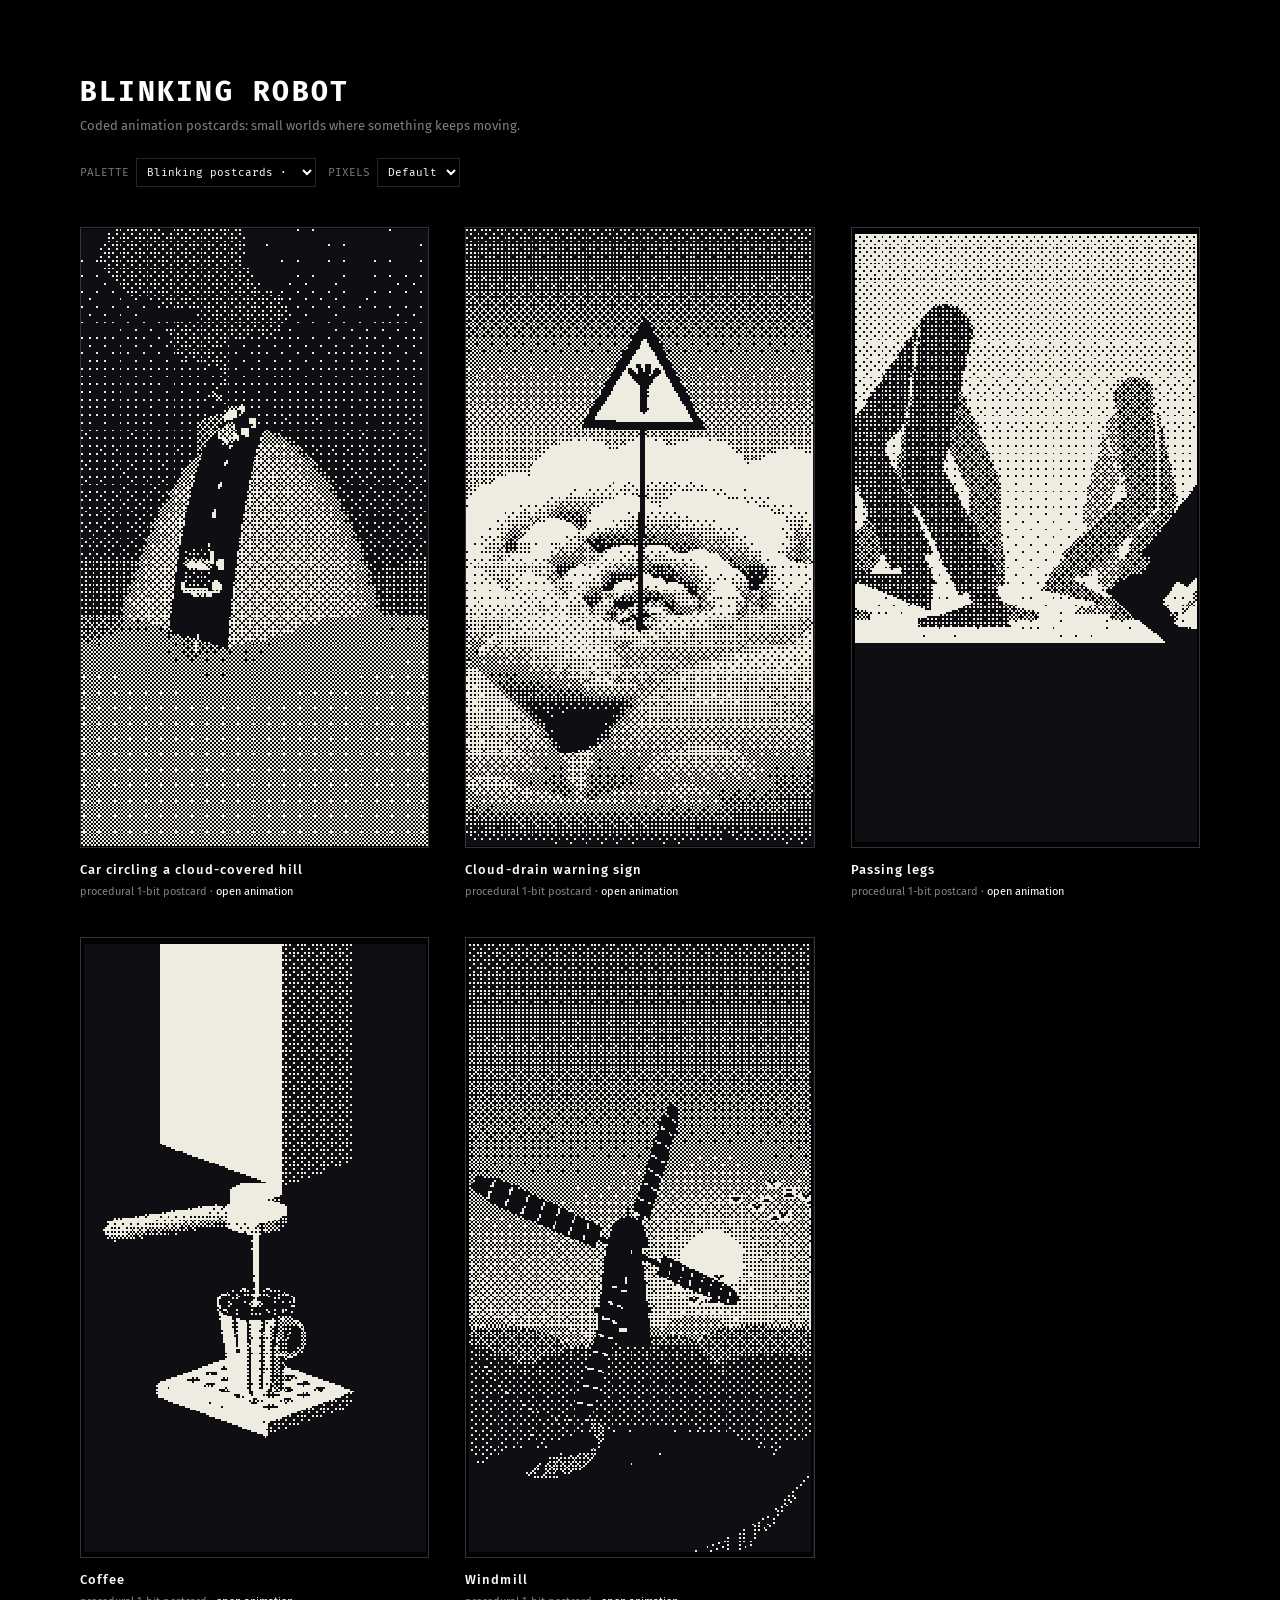
<file: gallery/index.html>
<!doctype html>
<html lang="en">
<head>
  <meta charset="utf-8">
  <meta name="viewport" content="width=device-width, initial-scale=1">
  <title>Blinking Robot — postcards</title>
  <link rel="stylesheet" href="shared/controls-theme.css">
  <style>
    :root { color-scheme:dark; --bg:var(--pc-black); --ink:var(--pc-white); --dim:var(--pc-white-50); --line:var(--pc-white-15); --accent:var(--pc-accent); }
    * { box-sizing:border-box; }
    body { margin:0; min-height:100vh; background:var(--bg); color:var(--dim); font:13px/1.6 var(--pc-font-sans); padding:clamp(24px,6vw,80px); }
    main { max-width:1120px; margin:auto; }
    h1 { color:var(--ink); font:700 clamp(18px,3vw,28px)/1.1 var(--pc-font-mono); letter-spacing:.08em; margin:0; }
    .intro { max-width:620px; margin:8px 0 22px; }
    .render-picker { display:flex; flex-wrap:wrap; gap:12px; align-items:center; margin:0 0 40px; color:var(--dim); font:11px var(--pc-font-mono); }
    .render-picker label { display:flex; align-items:center; gap:7px; }.render-picker select { max-width:180px; color:var(--ink); border:1px solid var(--line); background:transparent; padding:6px; font:inherit; }.render-picker select:focus { outline:1px solid var(--accent); }
    .grid { display:grid; grid-template-columns:repeat(auto-fit,minmax(min(100%,280px),1fr)); gap:clamp(20px,3vw,36px); }
    .card { min-width:0; }
    .preview { position:relative; display:block; aspect-ratio:9 / 16; background:#111116; border:1px solid var(--line); overflow:hidden; }
    iframe { width:100%; height:100%; display:block; border:0; pointer-events:none; }
    .gallery-overlay { position:absolute; inset:0; z-index:1; display:flex; align-items:flex-end; padding:clamp(16px,7%,28px); background:var(--pc-white); color:var(--pc-black); opacity:0; text-decoration:none; transition:opacity .12s linear; }
    .preview:hover .gallery-overlay, .preview:focus-within .gallery-overlay { opacity:1; }
    .gallery-copy { width:100%; font:400 clamp(14px,1.7vw,19px)/1.35 var(--pc-font-mono); letter-spacing:-.04em; white-space:pre-wrap; tab-size:2; background:conic-gradient(#000 25%,#242424 0 50%,#000 0 75%,#242424 0) 0 0/2px 2px; color:transparent; -webkit-background-clip:text; background-clip:text; }
    .gallery-copy p { margin:0 0 .8em; }.gallery-copy p:last-child { margin-bottom:0; }.gallery-copy strong { font-weight:700; }.gallery-copy em { font-style:italic; }
    .card h2 { margin:12px 0 2px; font-size:13px; font-weight:500; letter-spacing:.08em; }
    .card a { color:var(--ink); text-decoration:none; }
    .card a:hover { color:var(--accent); }
    .card p { margin:0; font-size:11px; color:var(--dim); }
    @media (min-width:980px) { .grid { grid-template-columns:repeat(3,minmax(0,1fr)); } }
  </style>
</head>
<body>
  <main>
    <h1>BLINKING ROBOT</h1>
    <p class="intro">Coded animation postcards: small worlds where something keeps moving.</p>
    <form class="render-picker" aria-label="Preview rendering settings">
      <label>PALETTE <select id="palette-picker"></select></label>
      <label>PIXELS <select id="pixel-picker"></select></label>
    </form>
    <section class="grid" id="gallery" aria-label="Postcards"></section>
  </main>
  <script type="module">
    import { loadRenderSettings, selectedSettings, paletteLabel } from './shared/render-settings.js';
    const POSTCARDS = [
      { title:'Car circling a cloud-covered hill', description:'procedural 1-bit postcard', src:'postcards/car-circling-cloud-hill/index.html', metadata:'postcards/car-circling-cloud-hill/gallery.json' },
      { title:'Cloud-drain warning sign', description:'procedural 1-bit postcard', src:'postcards/cloud-drain-warning-sign/index.html', metadata:'postcards/cloud-drain-warning-sign/gallery.json' },
      { title:'Passing legs', description:'procedural 1-bit postcard', src:'postcards/passing-legs/index.html', metadata:'postcards/passing-legs/gallery.json' },
      { title:'Coffee', description:'procedural 1-bit postcard', src:'postcards/coffee/index.html', metadata:'postcards/coffee/gallery.json' },
      { title:'Windmill', description:'procedural 1-bit postcard', src:'postcards/windmill/index.html', metadata:'postcards/windmill/values.json', select: values => values.postcard },
    ];
    const gallery = document.getElementById('gallery');
    const settings = await loadRenderSettings();
    const palettePicker = document.getElementById('palette-picker');
    const pixelPicker = document.getElementById('pixel-picker');
    const visitorPalettes = settings.palettes.filter(palette => palette.visitorExposed);
    const visitorPixels = settings.pixelPresets.filter(preset => preset.visitorExposed);
    const selection = { ...selectedSettings(settings).selection };
    for (const palette of visitorPalettes) palettePicker.append(Object.assign(document.createElement('option'), { value:palette.id, textContent:paletteLabel(palette) }));
    for (const preset of visitorPixels) pixelPicker.append(Object.assign(document.createElement('option'), { value:preset.id, textContent:preset.name }));
    palettePicker.value = selection.palette; pixelPicker.value = selection.pixelPreset;
    const sendSelection = frame => frame?.contentWindow?.postMessage({ type:'blinking-robot:render-settings', selection }, '*');
    addEventListener('message', event => {
      if (event.data?.type !== 'blinking-robot:render-ready') return;
      const frame = [...document.querySelectorAll('.preview iframe')].find(item => item.contentWindow === event.source);
      sendSelection(frame);
    });
    palettePicker.addEventListener('change', () => { selection.palette=palettePicker.value; document.querySelectorAll('.preview iframe').forEach(sendSelection); });
    pixelPicker.addEventListener('change', () => { selection.pixelPreset=pixelPicker.value; document.querySelectorAll('.preview iframe').forEach(sendSelection); });
    const safeGalleryText = value => {
      const template = document.createElement('template');
      template.innerHTML = String(value || '');
      const escape = text => text.replaceAll('&', '&amp;').replaceAll('<', '&lt;').replaceAll('>', '&gt;');
      const children = node => [...node.childNodes].map(clean).join('');
      const clean = node => {
        if (node.nodeType === Node.TEXT_NODE) return escape(node.textContent);
        if (node.nodeType !== Node.ELEMENT_NODE) return '';
        const tag = node.tagName.toLowerCase(), content = children(node);
        if (tag === 'br') return '<br>';
        if (tag === 'strong' || tag === 'b') return `<strong>${content}</strong>`;
        if (tag === 'em' || tag === 'i') return `<em>${content}</em>`;
        if (tag === 'p' || tag === 'div') return `<p>${content}</p>`;
        return content;
      };
      return children(template.content);
    };
    const records = await Promise.all(POSTCARDS.map(async postcard => {
      try {
        const values = await fetch(postcard.metadata, { cache:'no-store' }).then(response => {
          if (!response.ok) throw new Error('metadata unavailable');
          return response.json();
        });
        return { postcard, metadata: postcard.select ? postcard.select(values) : values };
      } catch (_) { return { postcard, metadata: { published:false } }; }
    }));
    for (const { postcard, metadata } of records) {
      if (!metadata?.published) continue;
      const card = document.createElement('article');
      card.className = 'card';
      const preview = document.createElement('div'); preview.className = 'preview';
      const frame = document.createElement('iframe'); frame.title = `${postcard.title} preview`; frame.src = postcard.src; frame.loading = 'lazy'; frame.tabIndex = -1;
      frame.addEventListener('load', () => sendSelection(frame)); preview.append(frame);
      const galleryText = safeGalleryText(metadata.galleryText).replace(/<[^>]+>/g, '').trim();
      if (galleryText) {
        const overlay = document.createElement('a'); overlay.className = 'gallery-overlay'; overlay.href = postcard.src; overlay.setAttribute('aria-label', `Open ${postcard.title}`);
        const copy = document.createElement('div'); copy.className = 'gallery-copy'; copy.innerHTML = safeGalleryText(metadata.galleryText);
        overlay.append(copy); preview.append(overlay);
      }
      const heading = document.createElement('h2'), title = document.createElement('a'); title.href = postcard.src; title.textContent = postcard.title; heading.append(title);
      const description = document.createElement('p'); description.append(document.createTextNode(`${postcard.description} · `)); const open = document.createElement('a'); open.href = postcard.src; open.textContent = 'open animation'; description.append(open);
      card.append(preview, heading, description);
      gallery.appendChild(card);
    }
    const observer = new IntersectionObserver(entries => {
      for (const entry of entries) {
        const frame = entry.target.querySelector('iframe');
        frame.contentWindow?.postMessage({ type:'blinking-robot:preview-pause', paused:!entry.isIntersecting }, '*');
      }
    }, { rootMargin:'50% 0px' });
    document.querySelectorAll('.card').forEach(card => observer.observe(card));
  </script>
</body>
</html>
</file>
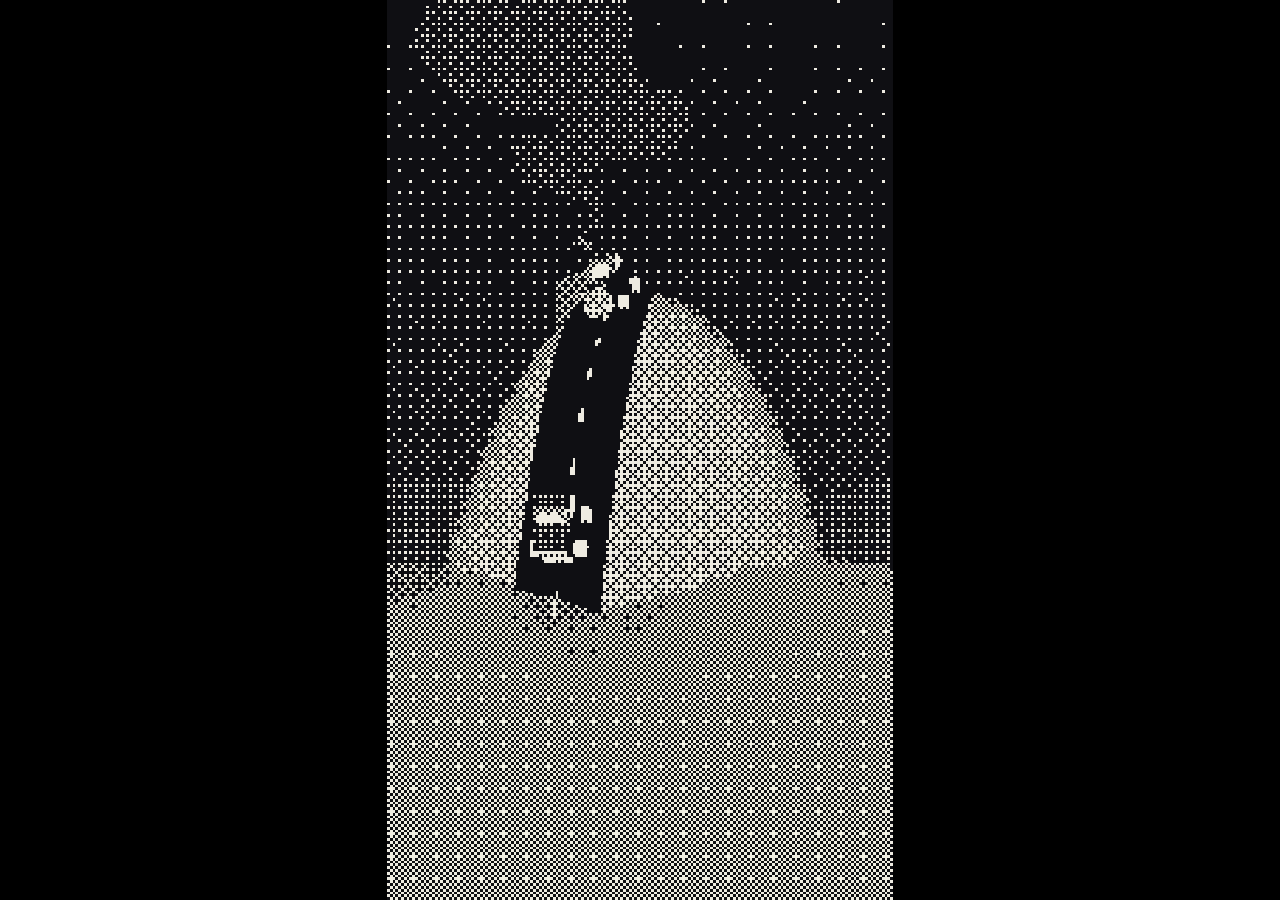
<file: gallery/postcards/car-circling-cloud-hill/index.html>
<!doctype html><html><head><meta charset="utf-8"><meta name="viewport" content="width=device-width,initial-scale=1"><title>Car circling a cloud-covered hill</title><style>html,body{margin:0;width:100%;height:100%;overflow:hidden;background:#101418}#stage{width:100%;height:100%;display:grid;place-items:center}canvas{image-rendering:pixelated;image-rendering:crisp-edges}#load{position:fixed;inset:0;display:grid;place-items:center;background:#101418;color:#e9e6dd;font:11px ui-monospace}</style><link rel="stylesheet" href="../../shared/controls-theme.css"><style>#load{background:var(--pc-default-dark);color:var(--pc-default-light);font-family:var(--pc-font-mono);font-weight:400;letter-spacing:.2em}</style></head><body><div id="stage"><canvas id="c"></canvas></div><div id="load">CLIMBING THE HILL…</div><script type="module">import{loadRenderSettings,applyRenderSelection,installRenderMessageHandler}from '../../shared/render-settings.js';window.HILL_VALUES=await fetch('./values.json',{cache:'no-store'}).then(response=>response.json());const settings=await loadRenderSettings();applyRenderSelection(window.HILL_VALUES,settings);await import('./scene.js');installRenderMessageHandler(window.__hill,window.HILL_VALUES,settings);</script></body></html>
</file>
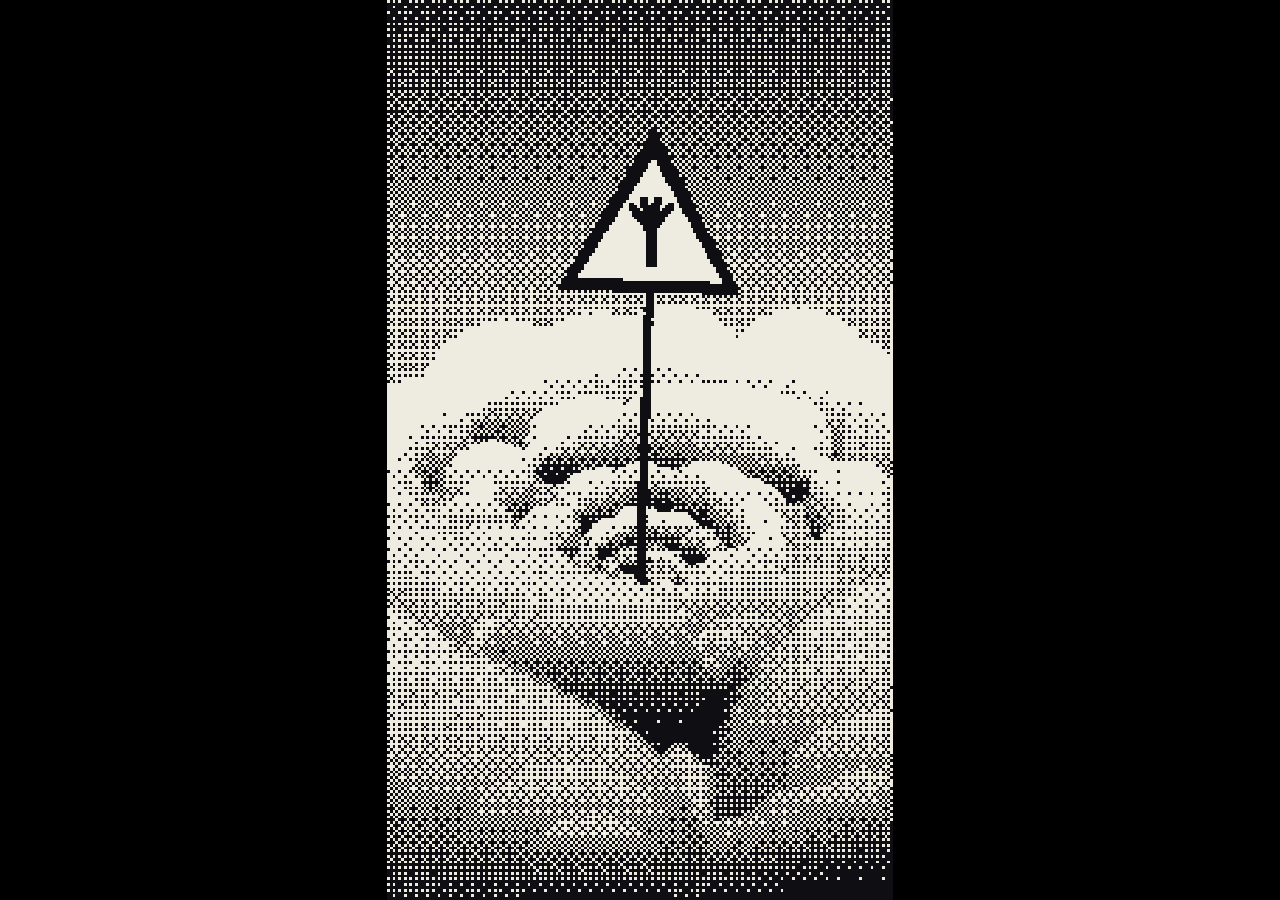
<file: gallery/postcards/cloud-drain-warning-sign/index.html>
<!doctype html><html><head><meta charset="utf-8"><meta name="viewport" content="width=device-width,initial-scale=1"><title>Cloud-drain warning sign</title><style>html,body{margin:0;width:100%;height:100%;overflow:hidden;background:#101418}#stage{width:100%;height:100%;display:grid;place-items:center}canvas{image-rendering:pixelated;image-rendering:crisp-edges}#load{position:fixed;inset:0;display:grid;place-items:center;background:#101418;color:#e9e6dd;font:11px ui-monospace}</style><link rel="stylesheet" href="../../shared/controls-theme.css"><style>#load{background:var(--pc-default-dark);color:var(--pc-default-light);font-family:var(--pc-font-mono);font-weight:400;letter-spacing:.2em}</style></head><body><div id="stage"><canvas id="c"></canvas></div><div id="load">OPENING THE DRAIN…</div><script type="module">import{loadRenderSettings,applyRenderSelection,installRenderMessageHandler}from '../../shared/render-settings.js';window.DRAIN_VALUES=await fetch('./values.json',{cache:'no-store'}).then(response=>response.json());const settings=await loadRenderSettings();applyRenderSelection(window.DRAIN_VALUES,settings);await import('./scene.js');installRenderMessageHandler(window.__drain,window.DRAIN_VALUES,settings);</script></body></html>
</file>
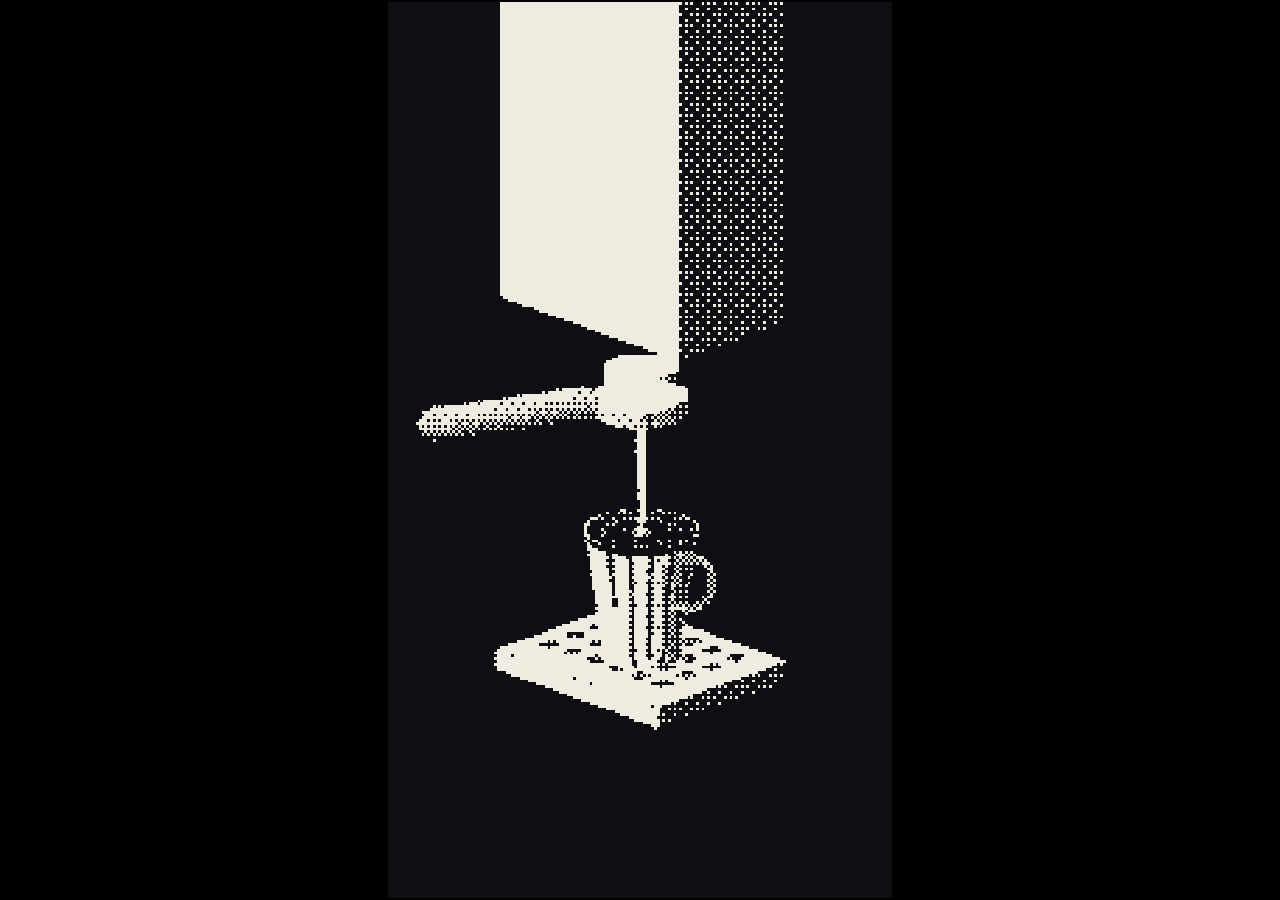
<file: gallery/postcards/coffee/index.html>
<!doctype html><html><head><meta charset="utf-8"><meta name="viewport" content="width=device-width,initial-scale=1"><title>Coffee</title><style>html,body{margin:0;width:100%;height:100%;overflow:hidden;background:#0d1424}#stage{width:100%;height:100%;display:flex;align-items:center;justify-content:center}canvas{image-rendering:pixelated;image-rendering:crisp-edges}#load{position:fixed;inset:0;display:grid;place-items:center;color:#efe6d2;font:11px ui-monospace;background:#0d1424}</style><link rel="stylesheet" href="../../shared/controls-theme.css"><style>#load{background:var(--pc-default-dark);color:var(--pc-default-light);font-family:var(--pc-font-mono);font-weight:400;letter-spacing:.2em}</style></head><body><div id="stage"><canvas id="c"></canvas></div><div id="load">SETTLING THE COFFEE…</div><script type="module">import{loadRenderSettings,applyRenderSelection,installRenderMessageHandler}from '../../shared/render-settings.js';window.COFFEE_VALUES=await fetch('./values.json',{cache:'no-store'}).then(response=>response.json());const settings=await loadRenderSettings();applyRenderSelection(window.COFFEE_VALUES,settings);await import('./scene.js');installRenderMessageHandler(window.__coffee,window.COFFEE_VALUES,settings);window.__coffee.boot();</script></body></html>
</file>
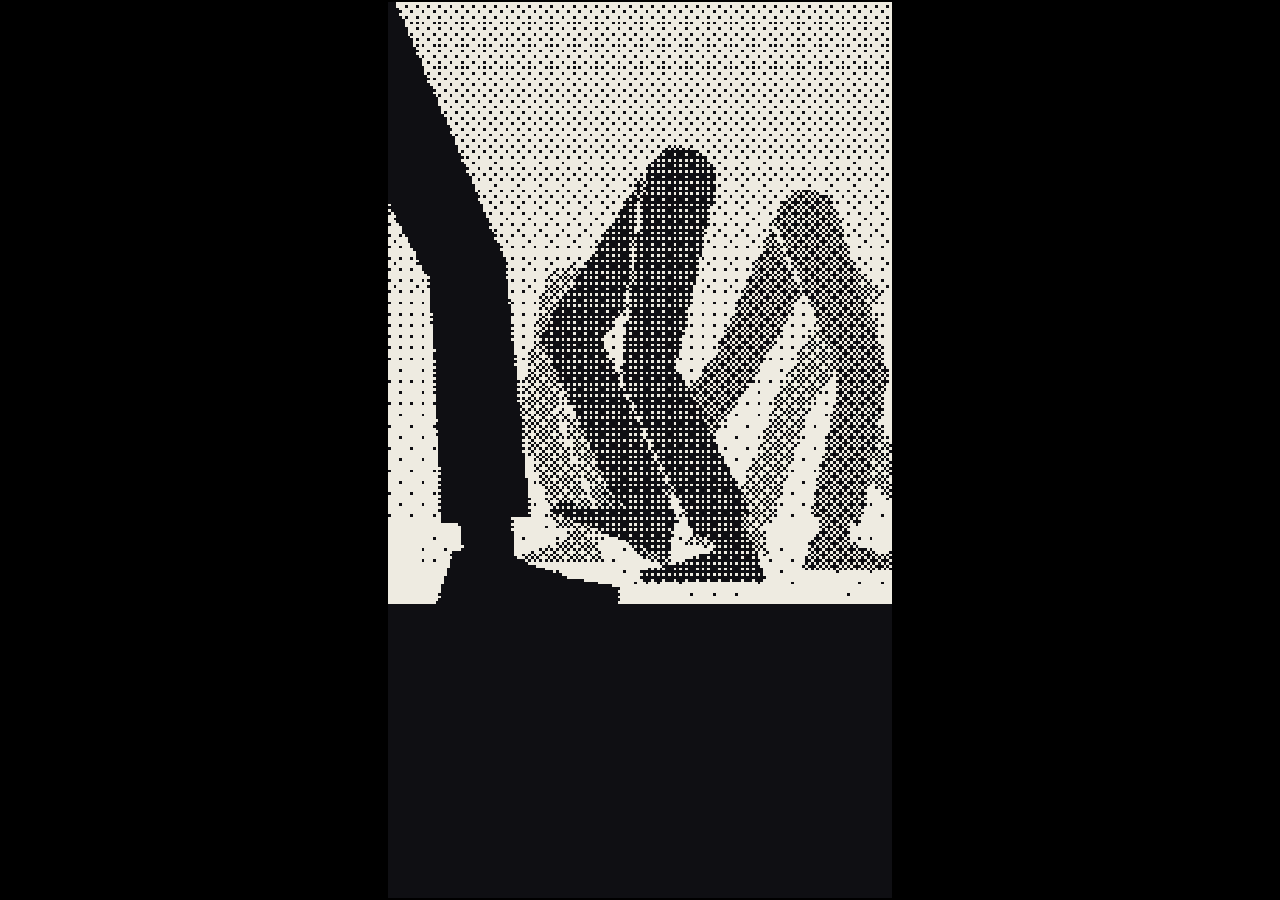
<file: gallery/postcards/passing-legs/index.html>
<!doctype html><html><head><meta charset="utf-8"><meta name="viewport" content="width=device-width,initial-scale=1"><title>Passing legs</title><style>html,body{margin:0;width:100%;height:100%;overflow:hidden;background:#101418}#stage{width:100%;height:100%;display:grid;place-items:center}canvas{image-rendering:pixelated;image-rendering:crisp-edges}#load{position:fixed;inset:0;display:grid;place-items:center;background:#101418;color:#e9e6dd;font:11px ui-monospace}</style><link rel="stylesheet" href="../../shared/controls-theme.css"><style>#load{background:var(--pc-default-dark);color:var(--pc-default-light);font-family:var(--pc-font-mono);font-weight:400;letter-spacing:.2em}</style></head><body><div id="stage"><canvas id="c"></canvas></div><div id="load">WARMING THE FLOOR…</div><script type="module">import{loadRenderSettings,applyRenderSelection,installRenderMessageHandler}from '../../shared/render-settings.js';window.LEGS_VALUES=await fetch('./values.json',{cache:'no-store'}).then(response=>response.json());const settings=await loadRenderSettings();applyRenderSelection(window.LEGS_VALUES,settings);await import('./scene.js');installRenderMessageHandler(window.__legs,window.LEGS_VALUES,settings);</script></body></html>
</file>
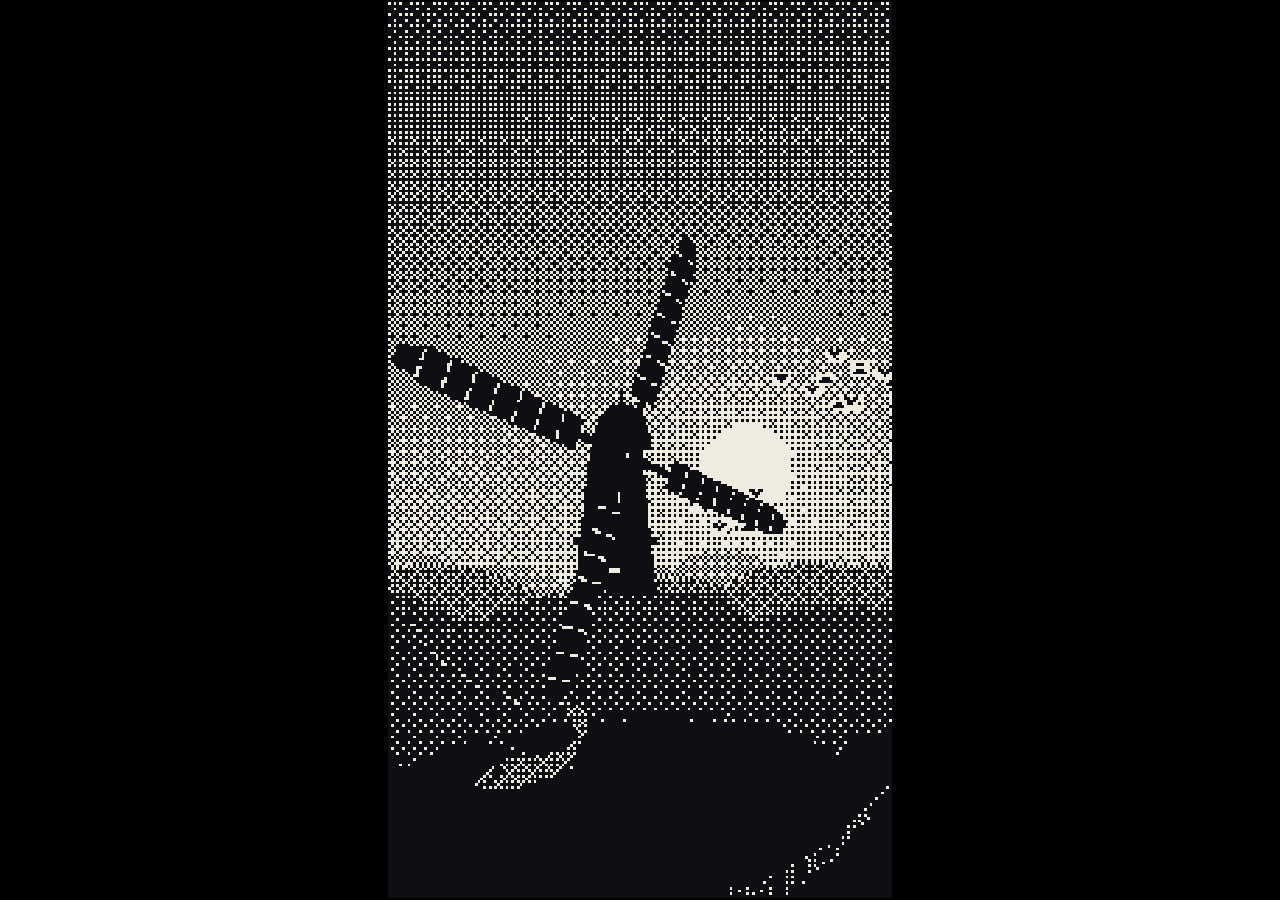
<file: gallery/postcards/windmill/index.html>
<!doctype html><html><head><meta charset="utf-8"><meta name="viewport" content="width=device-width,initial-scale=1"><title>Windmill</title><style>html,body{margin:0;width:100%;height:100%;overflow:hidden;background:#101014}#stage{width:100%;height:100%;display:flex;align-items:center;justify-content:center}canvas{display:block;image-rendering:pixelated;image-rendering:crisp-edges}#load{position:fixed;inset:0;display:flex;align-items:center;justify-content:center;background:#101014;color:#efece2;font:11px ui-monospace,monospace;letter-spacing:.2em}</style><link rel="stylesheet" href="../../shared/controls-theme.css"><style>#load{background:var(--pc-default-dark);color:var(--pc-default-light);font-family:var(--pc-font-mono);font-weight:400;letter-spacing:.2em}</style></head><body><div id="stage"><canvas id="c"></canvas></div><div id="load">SETTLING THE AIR…</div><script type="module">import {createWindmillScene}from './scene.js';import{loadRenderSettings,applyRenderSelection,installRenderMessageHandler}from '../../shared/render-settings.js';const [values,settings]=await Promise.all([fetch('./values.json',{cache:'no-store'}).then(r=>r.json()),loadRenderSettings()]);applyRenderSelection(values,settings);const scene=createWindmillScene({canvas:document.querySelector('#c'),stage:document.querySelector('#stage'),loadEl:document.querySelector('#load'),config:values});installRenderMessageHandler(scene,scene.config,settings);scene.start();</script></body></html>
</file>
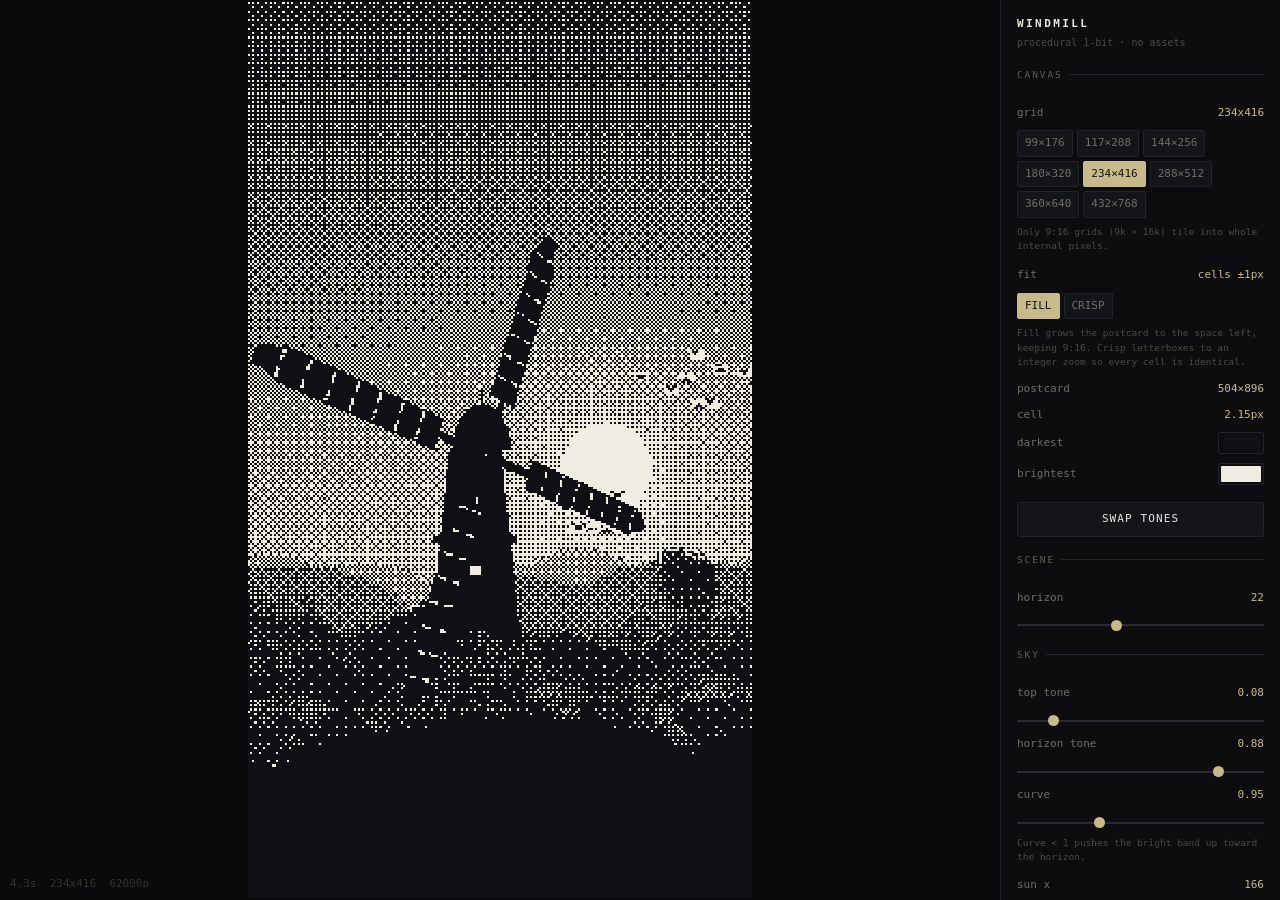
<file: windmill.html>
<!doctype html>
<html>
<head>
<meta charset="utf-8">
<title>Windmill — 1-bit</title>
<style>
  :root{ --bg:#0a0a0c; --ink:#e8e6df; --dim:#6f6d66; --line:#22232a; --acc:#c8b98a; }
  *{box-sizing:border-box}
  html,body{margin:0;height:100%;background:var(--bg);overflow:hidden;
    font:11px/1.5 ui-monospace,SFMono-Regular,Menlo,monospace;color:var(--dim)}
  body{display:flex}

  #stage{flex:1;min-width:0;display:flex;align-items:center;justify-content:center;position:relative}
  canvas{image-rendering:pixelated;image-rendering:crisp-edges;display:block}
  #hud{position:absolute;left:10px;bottom:8px;opacity:.4;pointer-events:none;white-space:pre}

  #panel{width:280px;flex:none;height:100vh;overflow-y:auto;
    background:#0d0d10;border-left:1px solid var(--line);padding:16px 16px 40px}
  #panel h1{font-size:11px;letter-spacing:.22em;color:var(--ink);margin:0 0 2px;font-weight:600}
  #panel .sub{font-size:10px;color:#4b4a45;margin:0 0 18px}
  fieldset{border:0;border-top:1px solid var(--line);margin:0 0 4px;padding:14px 0 12px}
  legend{font-size:9.5px;letter-spacing:.2em;color:#5d5c56;padding:0 6px 0 0}
  .row{display:flex;align-items:center;justify-content:space-between;gap:8px;margin:9px 0}
  .row label{color:var(--dim);flex:none}
  .val{color:var(--acc);font-variant-numeric:tabular-nums;min-width:52px;text-align:right}
  input[type=range]{-webkit-appearance:none;appearance:none;width:100%;height:2px;
    background:#2a2b33;outline:0;margin:6px 0 2px}
  input[type=range]::-webkit-slider-thumb{-webkit-appearance:none;width:11px;height:11px;
    border-radius:50%;background:var(--acc);cursor:pointer}
  input[type=range]::-moz-range-thumb{width:11px;height:11px;border:0;border-radius:50%;
    background:var(--acc);cursor:pointer}
  input[type=color]{-webkit-appearance:none;appearance:none;border:1px solid var(--line);
    width:46px;height:22px;padding:0;background:none;cursor:pointer;border-radius:2px}
  input[type=color]::-webkit-color-swatch-wrapper{padding:2px}
  input[type=color]::-webkit-color-swatch{border:0;border-radius:1px}
  input[type=number]{background:#141519;border:1px solid var(--line);color:var(--ink);
    width:74px;padding:3px 6px;font:inherit;border-radius:2px}
  .chips{display:flex;flex-wrap:wrap;gap:4px;margin-top:7px}
  .chip{border:1px solid var(--line);background:#141519;color:var(--dim);
    padding:4px 7px;cursor:pointer;border-radius:2px;font:inherit;white-space:nowrap}
  .chip:hover{border-color:#3a3b44;color:var(--ink)}
  .chip[aria-pressed=true]{background:var(--acc);border-color:var(--acc);color:#15140f}
  .btn{width:100%;border:1px solid var(--line);background:#141519;color:var(--ink);
    padding:8px;cursor:pointer;border-radius:2px;font:inherit;letter-spacing:.1em;margin-top:8px}
  .btn:hover{border-color:var(--acc);color:var(--acc)}
  .btn.primary{background:var(--acc);border-color:var(--acc);color:#15140f}
  .btn.primary:hover{filter:brightness(1.1);color:#15140f}
  .note{font-size:9.5px;color:#4b4a45;margin-top:7px}
  #toast{position:fixed;right:296px;bottom:18px;background:#141519;border:1px solid var(--acc);
    color:var(--acc);padding:7px 11px;border-radius:2px;opacity:0;transition:opacity .2s;
    pointer-events:none}
  #toast.on{opacity:1}
  #dump{position:fixed;inset:8%;background:#0d0d10;border:1px solid var(--acc);color:var(--ink);
    padding:14px;display:none;z-index:9}
  #dump textarea{width:100%;height:calc(100% - 34px);background:#141519;color:var(--ink);
    border:1px solid var(--line);font:inherit;padding:8px;resize:none}
  #load{position:fixed;inset:0;display:flex;align-items:center;justify-content:center;
    background:var(--bg);letter-spacing:.2em;z-index:20;color:var(--dim)}
</style>
</head>
<body>
<div id="stage"><canvas id="c"></canvas><div id="hud"></div></div>

<aside id="panel">
  <h1>WINDMILL</h1>
  <p class="sub">procedural 1-bit · no assets</p>

  <fieldset><legend>CANVAS</legend>
    <div class="row"><label>grid</label><span class="val" id="vGrid">—</span></div>
    <div class="chips" id="gridChips"></div>
    <p class="note">Only 9:16 grids (9k × 16k) tile into whole internal pixels.</p>
    <div class="row" style="margin-top:14px"><label>fit</label><span class="val" id="vCells">—</span></div>
    <div class="chips" id="fitChips"></div>
    <p class="note">Fill grows the postcard to the space left, keeping 9:16.
       Crisp letterboxes to an integer zoom so every cell is identical.</p>
    <div class="row" style="margin-top:12px"><label>postcard</label><span class="val" id="vPost">—</span></div>
    <div class="row"><label>cell</label><span class="val" id="vZoom">—</span></div>
    <div class="row"><label>darkest</label><input type="color" id="cInk"></div>
    <div class="row"><label>brightest</label><input type="color" id="cPap"></div>
    <button class="btn" id="bSwap">SWAP TONES</button>
  </fieldset>

  <fieldset><legend>SCENE</legend>
    <div class="row"><label>horizon</label><span class="val" id="vLift"></span></div>
    <input type="range" id="rLift" min="-10" max="70" step="1">
  </fieldset>

  <fieldset><legend>SKY</legend>
    <div class="row"><label>top tone</label><span class="val" id="vSkyT"></span></div>
    <input type="range" id="rSkyT" min="0" max="0.6" step="0.01">
    <div class="row"><label>horizon tone</label><span class="val" id="vSkyH"></span></div>
    <input type="range" id="rSkyH" min="0.3" max="1" step="0.01">
    <div class="row"><label>curve</label><span class="val" id="vSkyC"></span></div>
    <input type="range" id="rSkyC" min="0.35" max="2.2" step="0.05">
    <p class="note">Curve &lt; 1 pushes the bright band up toward the horizon.</p>
    <div class="row" style="margin-top:12px"><label>sun x</label><span class="val" id="vSunX"></span></div>
    <input type="range" id="rSunX" min="0" max="234" step="1">
    <div class="row"><label>sun y</label><span class="val" id="vSunY"></span></div>
    <input type="range" id="rSunY" min="60" max="380" step="1">
    <div class="row"><label>star every</label><span class="val" id="vStar"></span></div>
    <input type="range" id="rStar" min="3" max="45" step="1">
    <button class="btn" id="bStarNow">TRIGGER STAR</button>
  </fieldset>

  <fieldset><legend>MILL</legend>
    <div class="row"><label>vertical</label><span class="val" id="vMillY"></span></div>
    <input type="range" id="rMillY" min="-90" max="90" step="1">
    <div class="row"><label>spin</label><span class="val" id="vSpin"></span></div>
    <input type="range" id="rSpin" min="-0.6" max="0.6" step="0.005">
    <p class="note">Signed turns per second. 0 stops the rotor.</p>
    <div class="row" style="margin-top:12px"><label>yaw</label><span class="val" id="vYaw"></span></div>
    <input type="range" id="rYaw" min="0" max="55" step="0.5">
  </fieldset>

  <fieldset><legend>WIND</legend>
    <div class="row"><label>strength</label><span class="val" id="vWind"></span></div>
    <input type="range" id="rWind" min="-2.5" max="2.5" step="0.05">
    <p class="note">Negative reverses every layer, the deck, the birds and the
       star. The deck's seam is off-screen on both sides, so it just runs the
       other way.</p>
    <div class="row" style="margin-top:12px"><label>slowest (back)</label><span class="val" id="vSpMin"></span></div>
    <input type="range" id="rSpMin" min="0.5" max="40" step="0.5">
    <div class="row"><label>fastest (front)</label><span class="val" id="vSpMax"></span></div>
    <input type="range" id="rSpMax" min="5" max="140" step="1">
    <p class="note" id="nLadder"></p>
  </fieldset>

  <fieldset><legend>LAYER HEIGHT</legend>
    <div class="row"><label>L4 back</label><span class="val" id="vY0"></span></div>
    <input type="range" id="rY0" min="-90" max="90" step="1">
    <div class="row"><label>L3 mid</label><span class="val" id="vY1"></span></div>
    <input type="range" id="rY1" min="-90" max="90" step="1">
    <div class="row"><label>L2 particles</label><span class="val" id="vY2"></span></div>
    <input type="range" id="rY2" min="-90" max="90" step="1">
    <div class="row"><label>L1 front</label><span class="val" id="vY3"></span></div>
    <input type="range" id="rY3" min="-90" max="90" step="1">
  </fieldset>

  <fieldset><legend>CLOUD DECK</legend>
    <div class="row"><label>density</label><span class="val" id="vDens"></span></div>
    <input type="range" id="rDens" min="0.5" max="3" step="0.05">
    <p class="note">Low = lumpier (sky shows between clumps). High = solid mass.</p>
    <div class="row" style="margin-top:12px"><label>grit</label><span class="val" id="vGrit"></span></div>
    <div class="chips" id="gritChips"></div>
    <div class="row" style="margin-top:12px"><label>seed</label>
      <input type="number" id="nSeed" step="1"></div>
    <button class="btn" id="bReroll">RE-ROLL SHAPES</button>
  </fieldset>

  <fieldset><legend>OUTPUT</legend>
    <button class="btn primary" id="bCopy">COPY CONFIG TO CLIPBOARD</button>
    <button class="btn" id="bPng">SAVE PNG</button>
    <button class="btn" id="bReset">RESET ALL</button>
    <p class="note">Config paste replaces the <code>CFG</code> block at the top of the file.
       Space pauses · H toggles readout.</p>
  </fieldset>
</aside>

<div id="toast"></div>
<div id="dump"><textarea spellcheck="false"></textarea>
  <button class="btn" onclick="document.getElementById('dump').style.display='none'">CLOSE</button></div>
<div id="load">SETTLING THE AIR…</div>

<script>
(function(){
"use strict";

/* ========================================================================
   BLINKING ROBOT — procedural 1-bit windmill
   No assets, no sprites, no images. Everything below is generated.

   RENDER PIPELINE
     1. compose the scene as CONTINUOUS luminance in a Float32 buffer
     2. threshold the whole composite through an ordered Bayer 8x8 matrix
   One dither pass over the finished composite, so every layer is quantized on
   the same lattice and the frame reads as a single screen-print rather than a
   stack of pre-dithered sprites. Each pixel also carries a lattice x-offset so
   a scrolling layer drags its dither texture along with it instead of letting
   the image "swim" underneath a screen-locked grid.

   Luminance is the authoring space; the palette is only applied at the very
   end. Anything >= 1.0 is immune to the dither (the Bayer threshold tops out
   just under 1), which is how the sun disc and the star's head stay solid
   while everything around them stipples. Anything <= 0 is always ink.

   DEPTH — four cloud layers, all running downwind, speed set by distance:
     L4 far bank -> L3 mid bank -> L2 PARTICLE DECK -> L1 near bank
   L1 is nearly solid and crosses the bottom IN FRONT of the mill and sails.

   GEOMETRY IS RESOLUTION-INDEPENDENT. Everything in CFG is authored against a
   BASE 234x416 grid and multiplied by S = W/234 at build time. Lengths and
   positions scale by S; velocities and accelerations by S; rate constants
   (1/s) and spring constants (1/s^2) are scale-invariant and must NOT be
   touched; spatial frequencies divide by S; particle count scales by S^2.
   ===================================================================== */

/* ======================================================================
   CFG — every tunable, in BASE units. This is the whole editing surface.
   ==================================================================== */
const DEFAULT_CFG = {
  gridK   : 26,            // grid is 9k x 16k cells
  fit     : 'fill',        // 'fill' = grow to the space left | 'crisp' = integer zoom
  ink     : '#101014',
  paper   : '#efece2',

  lift    : 22,            // whole composition slides with this
  wind    : 1.0,           // master multiplier; NEGATIVE reverses every layer

  /* Depth speed ladder. The four layers (L4 back, L3, L2 deck, L1 front) are
     spaced GEOMETRICALLY between these two, which is how parallax actually
     falls off with distance — and it reproduces the hand-tuned 9/17/30/54
     almost exactly from just the endpoints. */
  speedMin: 9,             // back-most layer
  speedMax: 54,            // front-most layer

  sky     : { top:0.08, horizon:0.88, curve:0.95 },
  sun     : { x:166, y:238, r:21, g1:0.26, d1:34, g2:0.12, d2:105 },

  rotor   : { len:114, wide:15, inner:26, slitPitch:11, slit:1.15,
              spin:0.2381, yawDeg:35.5, focal:330, phase:0.55 },
              // spin = turns per second, SIGNED. 0 stops the rotor.

  mill    : { offY:0, towerX:105, capTop:208, capCy:230, capRx:13, capRy:22,
              bodyBot:352, halfAtCy:11.5, taper:0.105,
              galleryY:270, galleryH:3, galleryOut:3,
              hillTop:338, hillHalf:12, hillSlope:0.40,
              finialTop:201,
              windows:[ {y0:250,y1:254,hw:1}, {y0:284,y1:287,hw:2} ] },

  /* Speeds are derived from the ladder, not stored here. `offY` is the layer's
     vertical nudge; `floorUp` is how far the sea's floor sits above its
     baseline, so moving y carries the floor with it. */
  banks   : [
    { id:'L4', kind:'puff', seed:7,  tile:234, y:300, offY:0, tone:0.56,
      clusters:3, per:4, rx:[14,34], ry:[6,15] },
    { id:'L3', kind:'sea',  seed:41, tile:351, y:316, offY:0, tone:0.34,
      soft:4.0, lobes:5, rx:[34,74], ry:[16,38], floorUp:4 },
    { id:'L1', kind:'sea',  seed:63, tile:468, y:392, offY:0, tone:0.0,
      soft:5.0, lobes:4, rx:[58,108], ry:[28,56], floorUp:6 }
  ],

  deck    : { seed:2024, surfSeed:1337, grit:1.0, pn:62000, offY:0,
              wrap:280, marg:23, top:296, pTop:118,
              // deck bottom is DERIVED from L1's floor (see buildDeck), never
              // a literal: its only job is "stop where the near bank hides you"
              surfBase:322, surfFloor:326, surfLobes:5,
              surfRx:[30,66], surfRy:[14,32],
              blobs:55, blobR:[9,35], blobFrac:0.80, blobCore:0.35,
              thin:0.21, core:0.035, span:3.6, gain:1.55,
              wind:30, windAloft:20, altH:38, leash:0.85,
              kx:0.30, cx:1.15, ky:2.20, cy:3.40, rxMax:420,
              hideAt:8, showAt:5,   // unload/reload thresholds at the seam
              grab:13.0, push:62.0, radPad:5.0,
              turbAx:4.2, turbAy:2.6, turbFx:0.055, turbFy:0.041 },

  birds   : { seed:91, span:300, flocks:[
              {n:13,y:206,speed:19,size:2},
              {n:9, y:250,speed:37,size:3},
              {n:7, y:288,speed:23,size:2} ] },

  star    : { seed:5150, every:9, vary:15, y:[8,46], vx:[85,155], vy:[46,90],
              dur:[0.55,0.95], tail:38 }
};
let CFG = JSON.parse(JSON.stringify(DEFAULT_CFG));

const BASE_W = 234, BASE_H = 416;      // 9:16 authoring grid (26 x 9x16)
const GRID_CHOICES = [11,13,16,20,26,32,40,48];
const FIT_CHOICES  = ['fill','crisp'];
const GRIT_CHOICES = [0.5,0.75,1,1.5];
const DT = 1/60;

/* ---------- helpers --------------------------------------------------- */
function mulberry32(a){return function(){a|=0;a=a+0x6D2B79F5|0;
  var t=Math.imul(a^a>>>15,1|a);t=t+Math.imul(t^t>>>7,61|t)^t;
  return((t^t>>>14)>>>0)/4294967296}}
const clamp=(v,a,b)=>v<a?a:v>b?b:v;

const SN=2048, SMASK=SN-1, STAB=new Float32Array(SN);
for(let i=0;i<SN;i++) STAB[i]=Math.sin(i*2*Math.PI/SN);
const K_S=SN/(2*Math.PI);
function fsin(x){ return STAB[(x*K_S|0)&SMASK]; }

const BAYER = new Uint8Array([
   0,32, 8,40, 2,34,10,42,  48,16,56,24,50,18,58,26,
  12,44, 4,36,14,46, 6,38,  60,28,52,20,62,30,54,22,
   3,35,11,43, 1,33, 9,41,  51,19,59,27,49,17,57,25,
  15,47, 7,39,13,45, 5,37,  63,31,55,23,61,29,53,21]);

function packColor(hex){
  const n=parseInt(hex.slice(1),16);
  const r=(n>>16)&255, g=(n>>8)&255, b=n&255;
  return ((255<<24)|(b<<16)|(g<<8)|r)>>>0;   // little-endian AABBGGRR
}

/* ======================================================================
   DERIVED STATE — everything below is rebuilt by build()
   ==================================================================== */
let W,H,S;
let bg,lum,dof,dens,bankA,pCol,iSCol;
let CINK,CPAP,img,buf32;
let SUN,HUB,TOWER_X,MILL;
let LA,LW,HW,INNER,CU,SLIT,FOC,YAW,CY_,SY_,OMEGA,ANG0;
let BANKS,FLOCKS;
let nearTop,WRAP,MARG,DECK_BOT,DECK_TOP,P_TOP;
let PN,rx,ry,vx,vy,hx,hy,fl;
let VW,VW_ALOFT,ALT_H,RX_MAX,B_PUSH,B_RAD,R_MAX2;
let TURB_AX,TURB_AY,TURB_FX,TURB_FY;
let SS,SS_RND;
let lapA,hid,HIDE_AT,SHOW_AT;

/* Depth index of each layer, back(0) -> front(3). The particle deck is 2. */
const BANK_DEPTH=[0,1,3], DECK_DEPTH=2;
function layerSpeed(i){
  const a=Math.max(0.2,CFG.speedMin), b=Math.max(a,CFG.speedMax);
  return a*Math.pow(b/a, i/3);
}
function windSign(){ return CFG.wind<0?-1:1; }

const cv=document.getElementById('c');
const ctx=cv.getContext('2d',{alpha:false});

/* ======================================================================
   BUILD
   ==================================================================== */
function build(){
  const K=CFG.gridK;
  W=9*K; H=16*K; S=W/BASE_W;
  const gy = v => (v-CFG.lift)*S;          // base y -> grid y, lift applied
  const gl = v => v*S;                     // base length -> grid length

  cv.width=W; cv.height=H;
  img=ctx.createImageData(W,H);
  buf32=new Uint32Array(img.data.buffer);
  bg=new Float32Array(W*H); lum=new Float32Array(W*H);
  dof=new Int16Array(W*H); dens=new Float32Array(W*H); bankA=new Float32Array(W*H);
  pCol=new Float32Array(W); iSCol=new Float32Array(W);

  CINK=packColor(CFG.ink); CPAP=packColor(CFG.paper);

  SUN={x:gl(CFG.sun.x), y:gy(CFG.sun.y), r:gl(CFG.sun.r)};

  const m=CFG.mill;
  const my = v => gy(v+m.offY);          // mill y, carries the rotor with it
  TOWER_X=gl(m.towerX);
  HUB={x:TOWER_X+gl(5), y:my(232)};

  const R=CFG.rotor;
  LA=gl(R.len); LW=gl(R.wide); HW=LW/2; INNER=gl(R.inner);
  CU=gl(R.slitPitch); SLIT=Math.max(1,gl(R.slit)); FOC=gl(R.focal);
  YAW=R.yawDeg*Math.PI/180; CY_=Math.cos(YAW); SY_=Math.sin(YAW);
  OMEGA=-2*Math.PI*R.spin; ANG0=R.phase;      // signed: negative spin reverses

  MILL={ capTop:my(m.capTop), capCy:my(m.capCy), capRx:gl(m.capRx), capRy:gl(m.capRy),
         bodyBot:my(m.bodyBot), halfAtCy:gl(m.halfAtCy), taper:m.taper,
         galY:my(m.galleryY), galH:gl(m.galleryH), galOut:gl(m.galleryOut),
         hillTop:my(m.hillTop), hillHalf:gl(m.hillHalf), hillSlope:m.hillSlope,
         finialTop:my(m.finialTop),
         windows:m.windows.map(w=>({y0:my(w.y0),y1:my(w.y1),hw:gl(w.hw)})) };

  BANKS=CFG.banks.map((b,i)=>{
    const y0=gy(b.y+b.offY);
    const common={id:b.id, Wp:gl(b.tile), val:b.tone,
                  speed:gl(layerSpeed(BANK_DEPTH[i]))*CFG.wind};
    return b.kind==='puff'
      ? makePuff(common, b.seed, y0, b.clusters, b.per, b.rx.map(gl), b.ry.map(gl))
      : makeSea (common, b.seed, y0, gl(b.soft), b.lobes,
                 b.rx.map(gl), b.ry.map(gl),
                 b.floorUp!=null?gy(b.y+b.offY-b.floorUp):0);
  });

  buildFlocks(gy,gl);
  buildDeck(gy,gl);
  buildStar();
  buildBG();
}

/* ---------- sky + sun (static) ---------------------------------------- */
function buildBG(){
  const sk=CFG.sky, su=CFG.sun;
  const d1=su.d1*S, d2=su.d2*S;
  const span=sk.horizon-sk.top;
  for(let y=0;y<H;y++){
    // the ramp is evaluated in BASE space so it rides lift and rescales cleanly
    const base = sk.top + span*Math.pow((y/S+CFG.lift)/BASE_H, sk.curve);
    for(let x=0;x<W;x++){
      const dx=x-SUN.x, dy=y-SUN.y;
      const d=Math.sqrt(dx*dx+dy*dy);
      let v = base + Math.exp(-d/d1)*su.g1 + Math.exp(-d/d2)*su.g2;
      if(d<=SUN.r) v = 1.30;
      bg[y*W+x]=v;
    }
  }
}

/* ======================================================================
   CLOUD BANKS  (density fields, not particles)
     PUFF — clusters of soft ellipses max-composited into a cumulus
            silhouette, rounded on every side, for open sky.
     SEA  — a lobed upper surface filling to the bottom of the frame.
   `floor` keeps a sea continuous at that height while its lobes billow above.
   Without it you must pack lobes tightly to avoid gaps, and tightly packed
   lobes make the min() nearly constant — which is how a cloud sea ends up
   looking like a ruled line. Few big lobes + a floor gives real swell.
   ==================================================================== */
function makePuff(c, seed, y0, nClust, per, rxR, ryR){
  const rnd=mulberry32(seed), lobes=[];
  let mnY=1e9, mxY=-1e9;
  for(let k=0;k<nClust;k++){
    const ccx=(k+0.15+rnd()*0.7)*(c.Wp/nClust);
    const n=per+((rnd()*2)|0);
    for(let i=0;i<n;i++){
      const r0=rxR[0]+rnd()*(rxR[1]-rxR[0]), r1=ryR[0]+rnd()*(ryR[1]-ryR[0]);
      const cx=ccx+(rnd()-0.5)*rxR[1]*2.1;
      const cy=y0-r1*(0.30+rnd()*0.5);        // bottoms align, tops billow
      lobes.push({cx,cy,rx:r0,ry:r1});
      if(cy-r1<mnY)mnY=cy-r1; if(cy+r1>mxY)mxY=cy+r1;
    }
  }
  return Object.assign(c,{kind:'puff',lobes,
    yA:Math.max(0,Math.floor(mnY)-1), yB:Math.min(H,Math.ceil(mxY)+2)});
}

function makeSea(c, seed, y0, soft, n, rxR, ryR, floor){
  const rnd=mulberry32(seed), lobes=[];
  for(let i=0;i<n;i++) lobes.push({
    cx:(i+rnd()*0.9)*(c.Wp/n),
    rx:rxR[0]+rnd()*(rxR[1]-rxR[0]),
    ry:ryR[0]+rnd()*(ryR[1]-ryR[0]),
    dy:(rnd()-0.5)*7*S});
  return Object.assign(c,{kind:'sea',y0,soft,lobes,floor:floor||0,
    top:new Float32Array(W)});
}

const PUFF_EDGE=0.34;

function drawPuff(L,t){
  const off=(L.speed*t)%L.Wp;
  const yA=L.yA, yB=L.yB;
  bankA.fill(0, yA*W, yB*W);
  for(let n=0;n<L.lobes.length;n++){
    const lo=L.lobes[n];
    for(let k=-1;k<=1;k++){
      const cx=lo.cx+off+k*L.Wp;              // scrolls right, with the deck
      if(cx+lo.rx<0||cx-lo.rx>=W) continue;
      const x0=Math.max(0,Math.floor(cx-lo.rx)), x1=Math.min(W-1,Math.ceil(cx+lo.rx));
      const y0=Math.max(yA,Math.floor(lo.cy-lo.ry)), y1=Math.min(yB-1,Math.ceil(lo.cy+lo.ry));
      const irx=1/lo.rx, iry=1/lo.ry;
      for(let y=y0;y<=y1;y++){
        const dy=(y-lo.cy)*iry, dy2=dy*dy, row=y*W;
        if(dy2>=1) continue;
        for(let x=x0;x<=x1;x++){
          const dx=(x-cx)*irx, q=dx*dx+dy2;
          if(q>=1) continue;
          let v=(1-q)/PUFF_EDGE; if(v>1)v=1;
          const i=row+x;
          if(v>bankA[i]) bankA[i]=v;
        }
      }
    }
  }
  const dv=Math.round(-off)|0, val=L.val;
  for(let i=yA*W, n=yB*W; i<n; i++){
    const a=bankA[i];
    if(a<=0) continue;
    lum[i]=lum[i]*(1-a)+val*a;
    if(a>0.5) dof[i]=dv;
  }
}

function drawSea(L,t){
  const off=(L.speed*t)%L.Wp;
  const lb=L.lobes, nl=lb.length, top=L.top;
  for(let x=0;x<W;x++){
    let wx=(x-off)%L.Wp; if(wx<0)wx+=L.Wp;    // sample upwind => scrolls right
    let m=H+8;
    for(let i=0;i<nl;i++){
      const lo=lb[i];
      for(let k=-1;k<=1;k++){
        const dx=wx-(lo.cx+k*L.Wp);
        if(dx>-lo.rx&&dx<lo.rx){
          const q=dx/lo.rx;
          const yc=L.y0+lo.dy-lo.ry*Math.sqrt(1-q*q);
          if(yc<m)m=yc;
        }
      }
    }
    top[x]=L.floor&&m>L.floor?L.floor:m;
  }
  const dv=Math.round(-off)|0, val=L.val, soft=L.soft;
  for(let x=0;x<W;x++){
    const tp=top[x];
    let ys=tp<0?0:Math.floor(tp);
    for(let y=ys;y<H;y++){
      let a=(y-tp)/soft; if(a<=0)continue; if(a>1)a=1;
      const i=y*W+x;
      lum[i]=lum[i]*(1-a)+val*a;
      if(a>0.5) dof[i]=dv;
    }
  }
}

function drawBank(L,t){ if(L.kind==='puff') drawPuff(L,t); else drawSea(L,t); }

/* ======================================================================
   BIRDS
   ==================================================================== */
function buildFlocks(gy,gl){
  const rnd=mulberry32(CFG.birds.seed);
  FLOCKS=CFG.birds.flocks.map(d=>{
    const birds=[];
    for(let i=0;i<d.n;i++) birds.push({
      ox:(rnd()-0.5)*58*S, oy:(rnd()-0.5)*22*S,
      ph:rnd()*Math.PI*2, lag:rnd()*0.6});
    return {x0:rnd()*gl(CFG.birds.span), y0:gy(d.y), span:gl(CFG.birds.span),
            speed:gl(d.speed)*CFG.wind, amp:(5+rnd()*5)*S,
            sz:Math.max(1,Math.round(d.size*S)), birds, ph:rnd()*Math.PI*2};
  });
}

function px(x,y,v){ if(x<0||x>=W||y<0||y>=H) return; lum[y*W+x]=v; }

function drawBird(x,y,d,sz){
  // A 1px silhouette cannot win against an 8px dither lattice, so each bird
  // clears itself a small patch of open sky first.
  for(let j=-1;j<=2;j++) for(let i=-sz-1;i<=sz+1;i++){
    if((i<-sz||i>sz)&&j>1) continue;
    const xx=x+i, yy=y+j;
    if(xx<0||xx>=W||yy<0||yy>=H) continue;
    const k=yy*W+xx;
    if(lum[k]<0.96) lum[k]=0.96;
    dof[k]=0;
  }
  px(x,y,0); px(x,y+1,0);
  for(let w=1;w<=sz;w++){
    const dy=Math.round(d*(w/sz));
    px(x-w,y-dy,0); px(x+w,y-dy,0);
    if(w===1){ px(x-w,y-dy+1,0); px(x+w,y-dy+1,0); }
  }
}

function drawBirds(t){
  for(const f of FLOCKS){
    const ax=(f.x0+f.speed*t)%f.span - 33*S;
    const ay=f.y0+f.amp*fsin(0.31*t+f.ph);
    for(const b of f.birds){
      const x=Math.round(ax+b.ox);
      const y=Math.round(ay+b.oy+3*S*fsin(0.27*t+b.ph));
      const d=Math.round(fsin(12.6*(t-b.lag*0.08)+b.ph)*1.8*S);
      drawBird(x,y,d,f.sz);
    }
  }
}

/* ======================================================================
   SHOOTING STAR
   One at a time, rare, confined to the upper third where the sky is darkest
   and a bright streak actually reads.
   ==================================================================== */
function buildStar(){
  SS_RND=mulberry32(CFG.star.seed);
  SS={t0:-99,dur:0,x:0,y:0,vx:0,vy:0,next:4+SS_RND()*7};
}

function updateStar(t){
  if(t < SS.next) return;
  const c=CFG.star;
  const dir = (SS_RND()<0.72 ? 1 : -1)*windSign();   // usually with the wind
  SS.dur = c.dur[0]+SS_RND()*(c.dur[1]-c.dur[0]);
  SS.x   = dir>0 ? -14*S+SS_RND()*70*S : W+14*S-SS_RND()*70*S;
  SS.y   = (c.y[0]+SS_RND()*(c.y[1]-c.y[0]))*S;  // high, where sky is darkest
  SS.vx  = dir*(c.vx[0]+SS_RND()*(c.vx[1]-c.vx[0]))*S;
  SS.vy  = (c.vy[0]+SS_RND()*(c.vy[1]-c.vy[0]))*S;
  SS.t0  = t;
  SS.next= t+c.every+SS_RND()*c.vary;
}

function drawStar(t){
  const tau=t-SS.t0;
  if(tau<0||tau>SS.dur) return;
  const p=tau/SS.dur;
  // Plateau at full brightness. A fade that decays from p=0 leaves the head
  // hovering right at the dither threshold for most of the flight, which reads
  // as a faint scratch rather than a star.
  const fade = p<0.10 ? p/0.10 : (p>0.72 ? (1-p)/0.28 : 1);
  const hxp=SS.x+SS.vx*tau, hyp=SS.y+SS.vy*tau;
  const sp=Math.hypot(SS.vx,SS.vy);
  const ux=-SS.vx/sp, uy=-SS.vy/sp;              // back along the path
  const n=Math.round(CFG.star.tail*S*(0.35+0.65*Math.sin(Math.PI*p)));
  for(let i=n;i>=0;i--){
    const q=i/(n||1);
    // (1-q)^1.5 not squared: at 1 bit a steep falloff spends most of the tail
    // below the dither threshold, which reads as a smudge instead of a streak.
    const b=fade*Math.pow(1-q,1.5);
    if(b<=0.04) continue;
    const x=Math.round(hxp+ux*i), y=Math.round(hyp+uy*i);
    if(x<0||x>=W||y<0||y>=H) continue;
    const k=y*W+x;
    const v = i<=2 ? 1.40 : 0.35+1.15*b;         // head is always a hard point
    if(v>lum[k]){ lum[k]=v; dof[k]=0; }
    if(i===0){                                   // give the head a little body
      if(y>0){ const a=k-W; if(1.2>lum[a]){lum[a]=1.2; dof[a]=0;} }
      if(y<H-1){ const a=k+W; if(1.2>lum[a]){lum[a]=1.2; dof[a]=0;} }
    }
  }
}

/* ======================================================================
   THE MILL
   ==================================================================== */
function bodyHalf(y){
  if(y<MILL.capTop) return -1;
  if(y<MILL.capCy){
    const q=(MILL.capCy-y)/MILL.capRy;
    if(q>1) return -1;
    return MILL.capRx*Math.sqrt(1-q*q);
  }
  return MILL.halfAtCy+(y-MILL.capCy)*MILL.taper;
}

function drawMill(){
  for(let y=Math.round(MILL.hillTop);y<H;y++){        // narrow spire of hill
    const half=MILL.hillHalf+(y-MILL.hillTop)*MILL.hillSlope;
    for(let x=Math.round(TOWER_X-half);x<=Math.round(TOWER_X+half);x++) px(x,y,0.0);
  }
  for(let y=Math.round(MILL.capTop);y<=MILL.bodyBot;y++){
    let half=bodyHalf(y);
    if(half<0) continue;
    // the cap leans toward the hub, which sells the same yaw as the rotor
    const cx = y<MILL.capCy ? TOWER_X+3*S : TOWER_X;
    if(y>=MILL.galY&&y<MILL.galY+MILL.galH) half+=MILL.galOut;
    for(let x=Math.round(cx-half);x<=Math.round(cx+half);x++) px(x,y,0.0);
  }
  const fx=Math.round(TOWER_X+3*S);
  for(let y=Math.round(MILL.finialTop);y<MILL.capTop;y++) px(fx,y,0.0);
  px(fx-1,Math.round(MILL.finialTop)+1,0.0); px(fx+1,Math.round(MILL.finialTop)+1,0.0);
  for(const w of MILL.windows)
    for(let y=Math.round(w.y0);y<=w.y1;y++)
      for(let x=Math.round(TOWER_X-w.hw);x<=Math.round(TOWER_X+w.hw);x++) px(x,y,1.0);
}

/* --- rotor 3/4 view --------------------------------------------------
   The rotor plane is yawed about the vertical axis and projected with a real
   perspective divide, so the near arm reads longer and heavier than the far
   one — a plain horizontal squash only ever looks like a squashed cross.
     Forward:  z = p*sinY, s = F/(F+z), X = p*cosY*s, Y = q*s
     Inverse:  p = dx*F/(cosY*F - dx*sinY), then q = dy/s
   p depends only on the screen column, so p and 1/s are cached per column
   once a frame and the per-pixel cost is a single multiply.
   The rotor is NOT depth-split around the tower: on a real mill the sails hang
   off a shaft ahead of the cap, and splitting them pops hard anyway since an
   arm points straight down exactly where it overlaps tower and deck.        */
function updateRotorCols(){
  for(let x=0;x<W;x++){
    const dx=x-HUB.x;
    const p=dx*FOC/(CY_*FOC - dx*SY_);
    pCol[x]=p;
    iSCol[x]=(FOC+p*SY_)/FOC;          // = 1/s
  }
}
function fwd(p,q){
  const s=FOC/(FOC+p*SY_);
  return [HUB.x+p*CY_*s, HUB.y+q*s];
}

/* Solid ink, structured only by narrow light slits between the panels, so the
   arms read black as a mass. Widen CFG.rotor.slit to open them back up. */
function sailInk(u,v){
  const av=v<0?-v:v;
  if(u<-7*S||u>LA||av>HW) return 0;
  if(u<INNER) return av<=2.0*S ? 1 : 0;          // bare spine near the hub
  let half=HW;
  if(u>LA-12*S) half=HW*(0.45+0.55*(LA-u)/(12*S));  // tapered tip
  if(av>half) return 0;
  if(av<=1.5*S||av>half-1.2*S) return 1;         // spine and outer rails
  return ((u-INNER)%CU)<SLIT ? 2 : 1;            // slit : panel
}

function drawSails(t){
  const ang=ANG0+OMEGA*t;
  for(let k=0;k<4;k++){
    const a=ang+k*Math.PI/2, ca=Math.cos(a), sa=Math.sin(a);
    let mnx=1e9,mxx=-1e9,mny=1e9,mxy=-1e9;
    for(const uu of [-7*S,LA]) for(const vv of [-HW,HW]){
      const P=fwd(uu*ca-vv*sa, uu*sa+vv*ca);
      if(P[0]<mnx)mnx=P[0]; if(P[0]>mxx)mxx=P[0];
      if(P[1]<mny)mny=P[1]; if(P[1]>mxy)mxy=P[1];
    }
    const x0=Math.max(0,Math.floor(mnx)), x1=Math.min(W-1,Math.ceil(mxx));
    const y0=Math.max(0,Math.floor(mny)), y1=Math.min(H-1,Math.ceil(mxy));
    for(let y=y0;y<=y1;y++){
      const dy=y-HUB.y, row=y*W;
      for(let x=x0;x<=x1;x++){
        const p=pCol[x], q=dy*iSCol[x];
        const s=sailInk(p*ca+q*sa, -p*sa+q*ca);
        if(s){ const i=row+x; lum[i]=(s===1)?0.0:0.86; dof[i]=0; }
      }
    }
  }
}

function drawHub(){
  const r=5*S, r2=r*r;
  for(let y=-Math.ceil(r);y<=r;y++) for(let x=-Math.ceil(r);x<=r;x++)
    if(x*x*1.6+y*y<=r2) px(Math.round(HUB.x)+x,Math.round(HUB.y)+y,0.0);
  px(Math.round(HUB.x),Math.round(HUB.y),0.9);
  px(Math.round(HUB.x),Math.round(HUB.y)-1,0.9);
}

/* ======================================================================
   L2 — THE PARTICLE DECK, one particle one pixel

   Cloud, not water and not sand. Four things separate them:
     - OVERDAMPED, not springy. At zeta ~0.6 anything struck sloshed back and
       forth, which read as liquid. Both axes now sit past critical damping.
     - THE HOME SPRING SLACKENS WITH ALTITUDE, so grit lifted clear of the deck
       is not reeled back against the wind — it just rides.
     - THE WIND IS STRONGER ALOFT, so lifted grit accelerates downwind,
       overshoots its home, and drifts back over the next few seconds. That
       overshoot is most of the difference between a cloud and a splash.
     - SEEDED IN CLUMPS. A uniform sample is a Poisson field: locally
       featureless at every scale, which is exactly what sand looks like.

   State is displacement (r) from a home that drifts with the base wind, and v
   is measured RELATIVE TO THE AIR, so v = 0 means "moving with the wind".

   The deck is a cylinder of circumference WRAP, rendered modulo WRAP with a
   MARG bleed off each edge. The wrap is applied to the RENDERED position
   (home + displacement), not the home alone — wrapping the home lets a
   particle carrying displacement rx reappear at screen x = rx, which put a
   visible seam of particles materialising just inside the left edge.
   ==================================================================== */
function buildDeck(gy0,gl){
  const d=CFG.deck;
  const gy = v => gy0(v+d.offY);         // the whole deck rides its own offset
  WRAP=Math.round(gl(d.wrap)); MARG=Math.round(gl(d.marg));
  DECK_TOP=gy(d.top);
  /* Stop the deck just under the near bank. L1 is solid ink from its floor
     down, so grit seeded below that is spent on something nobody can see, and
     starving the visible band is what makes the deck look thin. Deriving it
     means it can never drift out of sync with lift or with L1's position.
     Capped by depth too, so lifting the deck clear of L1 does not stretch the
     same grit over a huge band and thin it out. */
  const nb=BANKS[BANKS.length-1];
  DECK_BOT=Math.min((nb.floor||nb.y0)+8*S, gy(d.surfFloor)+84*S);
  P_TOP=Math.max(0,Math.round(gy(d.pTop)));
  VW=gl(layerSpeed(DECK_DEPTH))*CFG.wind; VW_ALOFT=gl(d.windAloft)*CFG.wind;
  HIDE_AT=gl(d.hideAt); SHOW_AT=gl(d.showAt);
  ALT_H=gl(d.altH); RX_MAX=gl(d.rxMax); B_PUSH=gl(d.push);
  B_RAD=HW+gl(d.radPad); R_MAX2=(LA+B_RAD+3*S)*(LA+B_RAD+3*S);
  TURB_AX=d.turbAx*S; TURB_AY=d.turbAy*S;
  TURB_FX=d.turbFx/S; TURB_FY=d.turbFy/S;

  // surface: few big lobes, or the min() flattens into a ruled line
  nearTop=new Float32Array(WRAP);
  {
    const rnd=mulberry32(d.surfSeed), lobes=[], n=d.surfLobes;
    for(let i=0;i<n;i++) lobes.push({
      cx:(i+rnd()*0.9)*(WRAP/n),
      rx:gl(d.surfRx[0]+rnd()*(d.surfRx[1]-d.surfRx[0])),
      ry:gl(d.surfRy[0]+rnd()*(d.surfRy[1]-d.surfRy[0])),
      dy:(rnd()-0.5)*8*S});
    const floor=gy(d.surfFloor), base=gy(d.surfBase);
    for(let x=0;x<WRAP;x++){
      let top=floor;
      for(const lo of lobes) for(let k=-1;k<=1;k++){
        const dx=x-(lo.cx+k*WRAP);
        if(dx>-lo.rx&&dx<lo.rx){
          const q=dx/lo.rx;
          const yc=base+lo.dy-lo.ry*Math.sqrt(1-q*q);
          if(yc<top)top=yc;
        }
      }
      nearTop[x]=top;
    }
  }

  PN=Math.max(1000,Math.round(d.pn*d.grit*S*S));
  rx=new Float32Array(PN); ry=new Float32Array(PN);
  vx=new Float32Array(PN); vy=new Float32Array(PN);
  hx=new Float32Array(PN); hy=new Float32Array(PN); fl=new Float32Array(PN);
  lapA=new Int32Array(PN); hid=new Uint8Array(PN);

  /* Most particles are seeded inside overlapping blobs — varied in size,
     biased toward the upper deck where cloud structure lives — with a uniform
     minority keeping a continuous base under the lumps. Blob centres live in
     wrap space and are sampled with wrap-around, so the cylinder has no seam.
     The deck stops at DECK_BOT because L1 is solid ink below that: grit seeded
     there is spent on something nobody can see, and starving the visible band
     is what made the deck look thin. */
  const rnd=mulberry32(d.seed), blobs=[], NB=d.blobs;
  for(let b=0;b<NB;b++){
    const cx=rnd()*WRAP, surf=nearTop[cx|0];
    blobs.push({cx, cy:surf+Math.pow(rnd(),1.35)*(DECK_BOT-surf),
                r:gl(d.blobR[0]+rnd()*rnd()*(d.blobR[1]-d.blobR[0]))});
  }
  let i=0, guard=0;
  while(i<PN && guard<PN*60){
    guard++;
    let x,y;
    if(rnd()<d.blobFrac){
      const b=blobs[(rnd()*NB)|0];
      const a=rnd()*6.2832, rr=b.r*Math.pow(rnd(),d.blobCore);
      x=b.cx+Math.cos(a)*rr; y=b.cy+Math.sin(a)*rr;
      x=((x%WRAP)+WRAP)%WRAP;
    }else{
      x=rnd()*WRAP; y=DECK_TOP+rnd()*(DECK_BOT-DECK_TOP);
    }
    if(y<DECK_TOP-14*S||y>=DECK_BOT) continue;
    const p=clamp((y-(nearTop[x|0]-4*S))/(9*S),0,1);
    if(rnd()>p*p) continue;
    hx[i]=x; hy[i]=y; fl[i]=0.75+rnd()*0.55; i++;
  }
  while(i<PN){ hx[i]=hx[i%(i||1)]||0; hy[i]=DECK_BOT-1; fl[i]=1; i++; }
}

function stepParticles(t){
  const d=CFG.deck;
  const ang=ANG0+OMEGA*t;
  const CA=[],SA=[];
  for(let k=0;k<4;k++){const a=ang+k*Math.PI/2; CA.push(Math.cos(a)); SA.push(Math.sin(a));}
  const drift=VW*t;
  const s1=fsin(0.79*t), s2=fsin(1.18*t), s3=fsin(0.39*t);
  const g1=0.6+0.4*s3, g2=0.6+0.4*s1;
  const hubx=HUB.x, huby=HUB.y, iALT=1/ALT_H;
  const KX=d.kx, CXd=d.cx, KY=d.ky, CYd=d.cy, LEASH=d.leash, GRAB=d.grab;

  const IW=1/WRAP;
  for(let i=0;i<PN;i++){
    /* The deck is a cylinder narrower than the streaks the blades throw, so a
       displaced particle can come back around while still airborne — which
       reads as one edge teleporting grit to the other. Detect the seam
       crossing (it sits MARG off-screen, so nothing is visible there) and
       UNLOAD anything still displaced: it stops being drawn and quietly
       rejoins the deck once it has settled back onto its home. */
    const u=hx[i]+drift+rx[i];
    const lap=Math.floor(u*IW);
    if(lap!==lapA[i]){
      lapA[i]=lap;
      /* Only AIRBORNE grit needs unloading. Horizontal displacement is the
         wrong test: the blades push the whole deck downwind, so a settled
         particle sits ~40px from its home and would trip any small threshold —
         that hid half the field. A particle at deck level re-enters buried in
         the mass and nobody can tell; one that re-enters above the deck, still
         flying, is the thing that reads as teleporting. */
      if(ry[i]<-HIDE_AT) hid[i]=1;
    }
    if(hid[i] && ry[i]>-SHOW_AT) hid[i]=0;   // settled back down: rejoin

    let X=u-lap*WRAP-MARG;
    const Y=hy[i]+ry[i];
    const f=fl[i];

    // 0 while sitting in the deck, 1 once well clear of it
    let alt=-ry[i]*iALT; if(alt<0)alt=0; else if(alt>1)alt=1;

    let ax = -CXd*f*(vx[i]-VW_ALOFT*alt) - KX*(1-LEASH*alt)*rx[i];
    let ay = -CYd*f*vy[i] - KY*(1-0.55*alt)*ry[i];

    ax += TURB_AX*fsin(Y*TURB_FX+s1*2.1)*g1;      // ambient churn
    ay += TURB_AY*fsin(X*TURB_FY+s2*1.7)*g2;

    const dxh=X-hubx, dyh=Y-huby;
    if(dxh*dxh+dyh*dyh<R_MAX2){
      for(let k=0;k<4;k++){
        const c=CA[k], s=SA[k];
        const u=dxh*c+dyh*s, v=-dxh*s+dyh*c;
        if(u>-6*S&&u<LA&&v>-B_RAD&&v<B_RAD){
          const av=v<0?-v:v, w=1-av/B_RAD;
          // velocity of the blade material at this point (omega x r)
          const bvx=OMEGA*(-u*s-v*c), bvy=OMEGA*(u*c-v*s);
          const g=GRAB*w;
          ax += (bvx-(vx[i]+VW))*g;
          ay += (bvy-vy[i])*g;
          const sg=v>=0?1:-1, pw=B_PUSH*w;
          ax += -s*sg*pw;
          ay +=  c*sg*pw;
          break;
        }
      }
    }
    vx[i]+=ax*DT; vy[i]+=ay*DT;
    let nx=rx[i]+vx[i]*DT;
    if(nx>RX_MAX)nx=RX_MAX; else if(nx<-RX_MAX)nx=-RX_MAX;
    rx[i]=nx; ry[i]+=vy[i]*DT;
  }
}

function drawParticles(t){
  const d=CFG.deck;
  dens.fill(0, P_TOP*W);
  const drift=VW*t;
  const dv=Math.round(-drift%WRAP)|0;
  const lo=P_TOP, hi=H-1;
  for(let i=0;i<PN;i++){
    if(hid[i]) continue;                       // unloaded at the seam
    let X=(hx[i]+drift+rx[i])%WRAP; if(X<0)X+=WRAP; X-=MARG;
    const Y=hy[i]+ry[i];
    if(X<0||X>=W-1||Y<lo||Y>=hi) continue;
    const xi=X|0, yi=Y|0, fx=X-xi, fy=Y-yi, b=yi*W+xi;
    const w0=1-fx, w1=1-fy;
    dens[b]+=w0*w1; dens[b+1]+=fx*w1;
    dens[b+W]+=w0*fy; dens[b+W+1]+=fx*fy;
  }
  /* GAIN is the real clumping dial. High values saturate coverage everywhere,
     so every gap between blobs still paints solid and the field flattens into
     one even screen — sand. Low enough that thin regions stay PARTIALLY
     covered lets sky through between the lumps, which is what makes them read.
     Density also maps to TONE across a wide range, so wispy edges sit much
     lighter than dense cores. */
  const GAIN=d.gain/(S*S), SPAN=1/(d.span*S*S), THIN=d.thin, CORE=d.core;
  for(let i=P_TOP*W, n=W*H; i<n; i++){
    const den=dens[i];
    if(den<=0) continue;
    let a=den*GAIN; if(a>1)a=1;
    let q=den*SPAN; if(q>1)q=1;
    lum[i]=lum[i]*(1-a)+(THIN-(THIN-CORE)*q)*a;
    if(a>0.5) dof[i]=dv;
  }
}

/* ======================================================================
   DITHER + BLIT
   ==================================================================== */
function dither(){
  for(let y=0;y<H;y++){
    const row=(y&7)<<3, o=y*W;
    for(let x=0;x<W;x++){
      const i=o+x;
      buf32[i] = lum[i]*64 > BAYER[row|((x+dof[i])&7)]+0.5 ? CPAP : CINK;
    }
  }
  ctx.putImageData(img,0,0);
}

/* ======================================================================
   FRAME — back to front
   ==================================================================== */
function renderFrame(t){
  lum.set(bg);
  dof.fill(0);
  updateRotorCols();
  updateStar(t);
  drawStar(t);
  drawBirds(t);
  drawBank(BANKS[0],t);         // L4
  drawBank(BANKS[1],t);         // L3
  drawMill();                   // tower, so the deck can bury its base
  drawParticles(t);             // L2
  drawSails(t);                 // rotor rides ahead of the cap
  drawHub();
  drawBank(BANKS[2],t);         // L1 — in front of everything
  dither();
}

/* ======================================================================
   DRIVER
   ==================================================================== */
let t=0, acc=0, last=0, paused=false;
const hud=document.getElementById('hud');
const loadEl=document.getElementById('load');

function warmup(n){ for(let i=0;i<(n||260);i++){ stepParticles(t); t+=DT; } }

/* The postcard is always exactly 9:16 in whole CSS pixels. Snapping the height
   to a multiple of 16 makes width = h*9/16 land on an integer too, so the
   frame can never drift off-aspect by a stray pixel.

   FILL grows it into whatever space is left. A fixed row count stretched over
   an arbitrary height means cells cannot all be equal — at 416 rows in 900px
   each cell is 2.16px, so rows alternate 2px/3px. That is usually invisible,
   but it can beat against the 8x8 Bayer lattice as faint banding.
   CRISP letterboxes to an integer zoom instead: every cell identical, at the
   cost of leaving some space unused. */
function fitCanvas(){
  const st=document.getElementById('stage');
  const availW=st.clientWidth, availH=st.clientHeight;
  let w,h,cell;
  if(CFG.fit==='crisp'){
    cell=Math.max(1,Math.floor(Math.min(availW/W, availH/H)));
    w=W*cell; h=H*cell;
  }else{
    h=Math.floor(Math.min(availH, availW*16/9));
    h-=h%16; if(h<16) h=16;
    w=h*9/16;
    cell=h/H;
  }
  cv.style.width=w+'px'; cv.style.height=h+'px';
  const z=document.getElementById('vZoom');
  const p=document.getElementById('vPost');
  const c=document.getElementById('vCells');
  const even=Math.abs(cell-Math.round(cell))<1e-9;
  if(z) z.textContent = even ? cell+'px' : cell.toFixed(2)+'px';
  if(p) p.textContent = w+'×'+h;
  if(c) c.textContent = even ? 'even cells' : 'cells ±1px';
  return cell;
}

function rebuild(keepTime){
  const t0=keepTime?t:0;
  build(); t=t0; acc=0;
  warmup();
  fitCanvas();
  renderFrame(t);
}

function tick(now){
  const n=(now===undefined)?performance.now():now;
  let dtr=(n-last)/1000; last=n;
  if(dtr>0.25) dtr=0.25;
  if(!paused){ acc+=dtr; while(acc>=DT){ stepParticles(t); t+=DT; acc-=DT; } }
  renderFrame(t);
  hud.textContent=t.toFixed(1)+'s  '+W+'x'+H+'  '+PN+'p';
}

let rafSeen=false;
function rafLoop(now){ rafSeen=true; tick(now); requestAnimationFrame(rafLoop); }
function startDriver(){
  last=performance.now();
  requestAnimationFrame(rafLoop);
  setTimeout(()=>{ if(!rafSeen) setInterval(()=>tick(), 16); }, 400);
}

addEventListener('keydown',e=>{
  const tag=(e.target.tagName||'').toLowerCase();
  if(tag==='input'||tag==='textarea') return;
  if(e.code==='Space'){paused=!paused;e.preventDefault();}
  if(e.key==='h'){hud.style.display=hud.style.display==='none'?'':'none';}
});
addEventListener('resize',fitCanvas);

/* ======================================================================
   CONTROL PANEL
   ==================================================================== */
const $=id=>document.getElementById(id);
function toast(msg){
  const el=$('toast'); el.textContent=msg; el.classList.add('on');
  clearTimeout(toast._t); toast._t=setTimeout(()=>el.classList.remove('on'),1400);
}

function buildChips(host, values, get, set, label){
  host.innerHTML='';
  values.forEach(v=>{
    const b=document.createElement('button');
    b.className='chip'; b.type='button'; b.textContent=label(v);
    b.setAttribute('aria-pressed', String(get()===v));
    b.onclick=()=>{ set(v); [...host.children].forEach(c=>c.setAttribute('aria-pressed','false'));
                    b.setAttribute('aria-pressed','true'); };
    host.appendChild(b);
  });
}

function syncLabels(){
  const sp=CFG.rotor.spin;
  $('vGrid').textContent = W+'x'+H;
  $('vLift').textContent = CFG.lift;
  $('vWind').textContent = CFG.wind.toFixed(2)+'x';
  $('vSpin').textContent = Math.abs(sp)<0.004 ? 'stopped'
                         : (1/Math.abs(sp)).toFixed(1)+'s '+(sp<0?'↺':'↻');
  $('vYaw').textContent  = CFG.rotor.yawDeg.toFixed(1)+'°';
  $('vDens').textContent = CFG.deck.gain.toFixed(2);
  $('vGrit').textContent = PN.toLocaleString();
  $('vStar').textContent = CFG.star.every+'-'+(CFG.star.every+CFG.star.vary)+'s';
  $('vSkyT').textContent = CFG.sky.top.toFixed(2);
  $('vSkyH').textContent = CFG.sky.horizon.toFixed(2);
  $('vSkyC').textContent = CFG.sky.curve.toFixed(2);
  $('vSunX').textContent = CFG.sun.x;
  $('vSunY').textContent = CFG.sun.y;
  $('vMillY').textContent= (CFG.mill.offY>0?'+':'')+CFG.mill.offY;
  $('vSpMin').textContent= CFG.speedMin.toFixed(1);
  $('vSpMax').textContent= CFG.speedMax.toFixed(0);
  $('nLadder').textContent = 'ladder ' +
    [0,1,2,3].map(i=>layerSpeed(i).toFixed(0)).join(' · ') + ' px/s';
  [0,1,2,3].forEach(i=>{
    const v = i===DECK_DEPTH ? CFG.deck.offY : CFG.banks[BANK_DEPTH.indexOf(i)].offY;
    $('vY'+i).textContent = (v>0?'+':'')+v;
  });
}

/* Speeds are derived, so every layer has to be re-derived whenever the wind or
   the ladder changes — including the deck, the birds and the physics wind. */
function applySpeeds(){
  BANKS.forEach((b,i)=>b.speed=layerSpeed(BANK_DEPTH[i])*S*CFG.wind);
  FLOCKS.forEach((f,i)=>f.speed=CFG.birds.flocks[i].speed*S*CFG.wind);
  VW=layerSpeed(DECK_DEPTH)*S*CFG.wind;
  VW_ALOFT=CFG.deck.windAloft*S*CFG.wind;
}

function wirePanel(){
  buildChips($('gridChips'), GRID_CHOICES, ()=>CFG.gridK,
    k=>{ CFG.gridK=k; rebuild(true); syncLabels(); },
    k=>(9*k)+'×'+(16*k));
  buildChips($('fitChips'), FIT_CHOICES, ()=>CFG.fit,
    f=>{ CFG.fit=f; fitCanvas(); }, f=>f.toUpperCase());
  buildChips($('gritChips'), GRIT_CHOICES, ()=>CFG.deck.grit,
    g=>{ CFG.deck.grit=g; rebuild(true); syncLabels(); },
    g=>g+'×');

  $('cInk').value=CFG.ink; $('cPap').value=CFG.paper;
  $('cInk').oninput=e=>{ CFG.ink=e.target.value; CINK=packColor(CFG.ink); };
  $('cPap').oninput=e=>{ CFG.paper=e.target.value; CPAP=packColor(CFG.paper); };
  $('bSwap').onclick=()=>{
    const a=CFG.ink; CFG.ink=CFG.paper; CFG.paper=a;
    $('cInk').value=CFG.ink; $('cPap').value=CFG.paper;
    CINK=packColor(CFG.ink); CPAP=packColor(CFG.paper);
  };

  const live=(id,get,set,fmt)=>{
    const r=$(id); r.value=get();
    r.oninput=e=>{ set(parseFloat(e.target.value)); syncLabels(); };
  };
  live('rWind',  ()=>CFG.wind, v=>{ CFG.wind=v; applySpeeds(); });
  live('rSpMin', ()=>CFG.speedMin, v=>{ CFG.speedMin=v; applySpeeds(); });
  live('rSpMax', ()=>CFG.speedMax, v=>{ CFG.speedMax=v; applySpeeds(); });
  live('rSpin',  ()=>CFG.rotor.spin, v=>{ CFG.rotor.spin=v; OMEGA=-2*Math.PI*v; });
  live('rYaw',   ()=>CFG.rotor.yawDeg, v=>{ CFG.rotor.yawDeg=v;
    YAW=v*Math.PI/180; CY_=Math.cos(YAW); SY_=Math.sin(YAW); });
  live('rDens',  ()=>CFG.deck.gain, v=>{ CFG.deck.gain=v; });
  live('rStar',  ()=>CFG.star.every, v=>{ CFG.star.every=v; });
  // the sky field is baked once, so these repaint the static buffer
  live('rSkyT',  ()=>CFG.sky.top, v=>{ CFG.sky.top=v; buildBG(); });
  live('rSkyH',  ()=>CFG.sky.horizon, v=>{ CFG.sky.horizon=v; buildBG(); });
  live('rSkyC',  ()=>CFG.sky.curve, v=>{ CFG.sky.curve=v; buildBG(); });
  live('rSunX',  ()=>CFG.sun.x, v=>{ CFG.sun.x=v; SUN.x=v*S; buildBG(); });
  live('rSunY',  ()=>CFG.sun.y, v=>{ CFG.sun.y=v; SUN.y=(v-CFG.lift)*S; buildBG(); });

  // these reshape geometry and reseed homes, so they rebuild on release
  const heavy=(id,get,set)=>{
    const r=$(id); r.value=get();
    r.oninput=e=>{ set(parseFloat(e.target.value)); syncLabels(); };
    r.onchange=()=>{ rebuild(true); syncLabels(); };
  };
  heavy('rLift', ()=>CFG.lift, v=>{ CFG.lift=v; });
  heavy('rMillY',()=>CFG.mill.offY, v=>{ CFG.mill.offY=v; });
  [0,1,2,3].forEach(i=>heavy('rY'+i,
    ()=> i===DECK_DEPTH ? CFG.deck.offY : CFG.banks[BANK_DEPTH.indexOf(i)].offY,
    v=>{ if(i===DECK_DEPTH) CFG.deck.offY=v;
         else CFG.banks[BANK_DEPTH.indexOf(i)].offY=v; }));

  $('nSeed').value=CFG.deck.seed;
  $('nSeed').onchange=e=>{ CFG.deck.seed=parseInt(e.target.value,10)||1; rebuild(true); };
  $('bReroll').onclick=()=>{
    const s=(Math.random()*1e6)|0;
    CFG.deck.seed=s; CFG.deck.surfSeed=(s*7+13)|0;
    CFG.banks.forEach((b,i)=>b.seed=(s*(i+3)+101)|0);
    $('nSeed').value=s; rebuild(true); toast('reshaped');
  };
  $('bStarNow').onclick=()=>{ SS.next=t; };

  $('bCopy').onclick=()=>{
    const txt='const DEFAULT_CFG = '+JSON.stringify(CFG,null,2)+';';
    navigator.clipboard.writeText(txt).then(()=>toast('config copied')).catch(()=>{
      const d=$('dump'); d.style.display='block';
      d.querySelector('textarea').value=txt;
      d.querySelector('textarea').select();
    });
  };
  $('bPng').onclick=()=>{
    const a=document.createElement('a');
    a.download='windmill-'+W+'x'+H+'.png'; a.href=cv.toDataURL('image/png'); a.click();
  };
  $('bReset').onclick=()=>{
    CFG=JSON.parse(JSON.stringify(DEFAULT_CFG));
    rebuild(false); wirePanel(); syncLabels(); toast('reset');
  };
  syncLabels();
}

/* ======================================================================
   BOOT
   ==================================================================== */
window.__mill={
  cfg:()=>CFG, at:()=>t, rebuild,
  run(n){ for(let i=0;i<(n||1);i++){ stepParticles(t); t+=DT; } renderFrame(t); },
  render(){ renderFrame(t); },
  hud(v){ hud.style.display=v?'':'none'; },
  size(){ return {W,H,S,PN}; },
  speeds(){ return {L4:+BANKS[0].speed.toFixed(2), L3:+BANKS[1].speed.toFixed(2),
                    L2deck:+VW.toFixed(2), L1:+BANKS[2].speed.toFixed(2),
                    aloft:+VW_ALOFT.toFixed(2), omega:+OMEGA.toFixed(3),
                    birds:FLOCKS.map(f=>+f.speed.toFixed(1))}; },
  hidden(){ let n=0; for(let i=0;i<PN;i++) if(hid[i]) n++;
            return {hidden:n, pct:+(100*n/PN).toFixed(2)}; },
  star(){ return {t0:SS.t0,dur:SS.dur,next:SS.next,active:(t-SS.t0)>=0&&(t-SS.t0)<=SS.dur}; },
  forceStar(){ SS.next=t; },
  stats(){
    let na=0,ns=0,ax=0,av=0,sx=0,hi=0;
    for(let i=0;i<PN;i++){
      if(ry[i]<-12*S){ na++; ax+=rx[i]; av+=vx[i]; if(-ry[i]>hi)hi=-ry[i]; }
      else { ns++; sx+=rx[i]; }
    }
    return {aloft:na, aloft_rx:+(ax/na).toFixed(1), aloft_vx:+(av/na).toFixed(1),
            settled:ns, settled_rx:+(sx/ns).toFixed(1), maxLift:+hi.toFixed(0)};
  },
  bench(){ const a=performance.now(); stepParticles(t); const b=performance.now();
           renderFrame(t); const c=performance.now();
           return {stepMs:+(b-a).toFixed(2), renderMs:+(c-b).toFixed(2)}; }
};

setTimeout(()=>{
  build(); warmup(); fitCanvas(); renderFrame(t);
  wirePanel();
  loadEl.style.display='none';
  startDriver();
},30);

})();
</script>
</body>
</html>
</file>
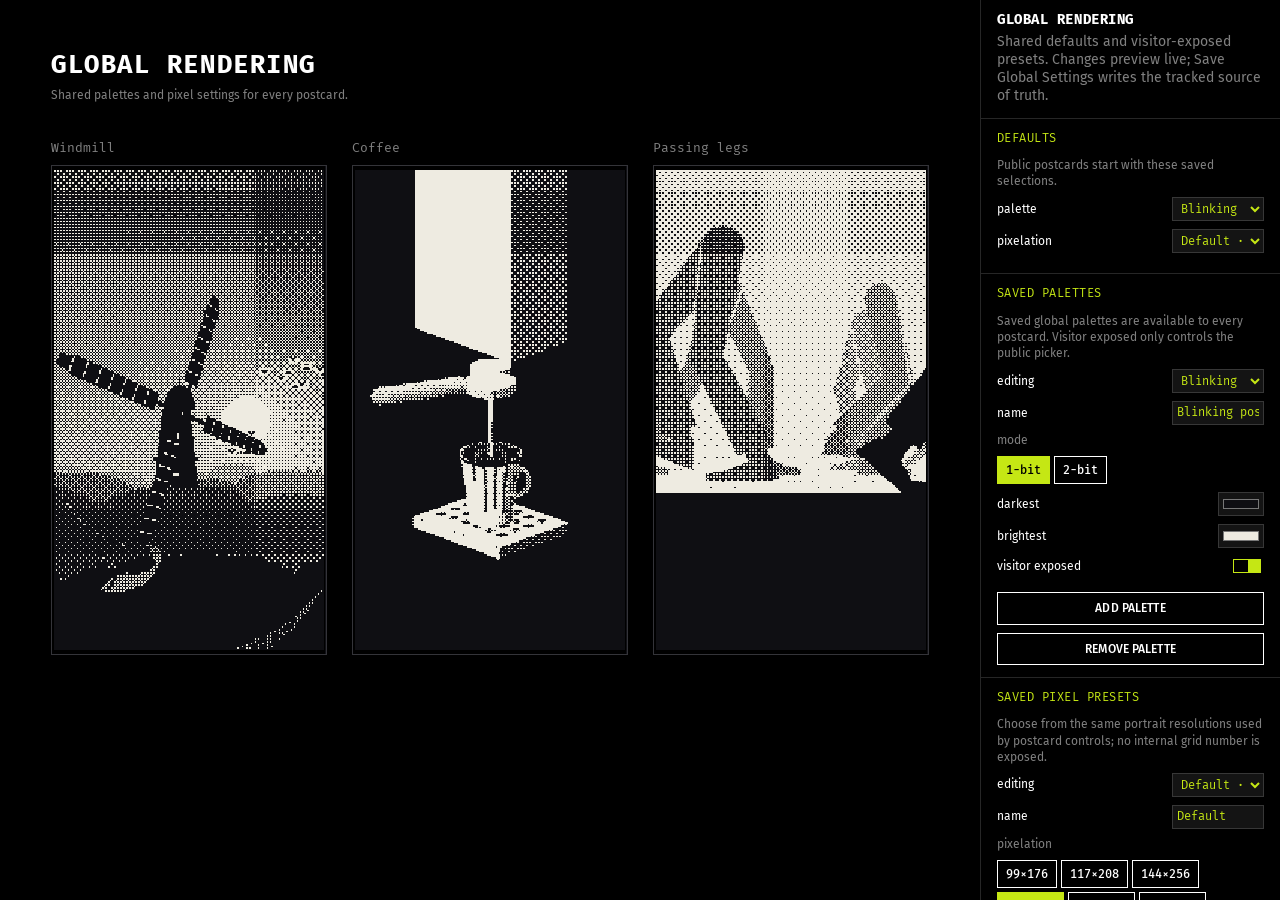
<file: gallery/controls.html>
<!doctype html>
<html lang="en">
<head>
  <meta charset="utf-8"><meta name="viewport" content="width=device-width,initial-scale=1">
  <title>Blinking Robot — global rendering controls</title>
  <link rel="stylesheet" href="shared/controls-theme.css">
  <style>
    *{box-sizing:border-box}body{margin:0;min-height:100vh;background:var(--pc-black);color:var(--pc-white);font:14px/1.4 var(--pc-font-sans)}.global-layout{display:grid;grid-template-columns:minmax(0,1fr) var(--pc-panel-width);min-height:100vh}.global-stage{min-width:0;padding:clamp(20px,4vw,56px);display:flex;flex-direction:column}.global-stage header{flex:none;margin-bottom:clamp(20px,4vh,48px)}.global-stage h1{margin:0;color:var(--pc-white);font:700 clamp(18px,2vw,28px)/1.1 var(--pc-font-mono);letter-spacing:.06em}.global-stage header p{max-width:620px;margin:8px 0 0;color:var(--pc-white-50)}.global-previews{flex:1;display:grid;grid-template-columns:repeat(3,minmax(0,1fr));gap:clamp(14px,2vw,28px);align-items:start}.global-preview{min-width:0;display:flex;flex-direction:column;gap:10px}.global-preview h2{margin:0;color:var(--pc-white-50);font:400 13px/1.2 var(--pc-font-mono)}.global-preview-frame{width:100%;height:auto;aspect-ratio:9/16;border:1px solid var(--pc-white-15);background:#111116;image-rendering:pixelated}@media(max-width:1100px){.global-previews{grid-template-columns:repeat(2,minmax(0,1fr))}}@media(max-width:760px){.global-layout{grid-template-columns:1fr}.global-stage{padding:24px}.global-previews{grid-template-columns:1fr}.global-preview-frame{max-height:72vh}.postcard-panel{height:auto;min-height:0;border-left:0;border-top:var(--pc-border) solid var(--pc-white-15)}}
  </style>
</head>
<body><main class="global-layout"><section class="global-stage"><header><h1>GLOBAL RENDERING</h1><p>Shared palettes and pixel settings for every postcard.</p></header><div id="previews" class="global-previews" aria-label="Live postcard previews"></div></section><aside id="panel" aria-label="Global rendering controls"></aside></main><script type="module" src="./global-controls.js"></script></body>
</html>
</file>
<file: gallery/shared/controls-theme.css>
@font-face{font-family:"Fira Mono";font-style:normal;font-weight:400;font-display:swap;src:url("./fonts/fira-mono-regular.ttf") format("truetype")}@font-face{font-family:"Fira Mono";font-style:normal;font-weight:500;font-display:swap;src:url("./fonts/fira-mono-medium.ttf") format("truetype")}@font-face{font-family:"Fira Mono";font-style:normal;font-weight:700;font-display:swap;src:url("./fonts/fira-mono-bold.ttf") format("truetype")}@font-face{font-family:"Fira Sans";font-style:normal;font-weight:400;font-display:swap;src:url("./fonts/fira-sans-regular.ttf") format("truetype")}@font-face{font-family:"Fira Sans";font-style:normal;font-weight:500;font-display:swap;src:url("./fonts/fira-sans-medium.ttf") format("truetype")}

:root{--pc-black:#000;--pc-white:#fff;--pc-white-80:rgba(255,255,255,.8);--pc-white-50:rgba(255,255,255,.5);--pc-white-15:rgba(255,255,255,.15);--pc-white-08:rgba(255,255,255,.08);--pc-accent:#c5e714;--pc-default-dark:#374b6f;--pc-default-light:#efece2;--pc-border:1px;--pc-scrollbar:8px;--pc-space-1:4px;--pc-space-2:8px;--pc-space-3:12px;--pc-space-4:16px;--pc-font-sans:"Fira Sans",Arial,sans-serif;--pc-font-mono:"Fira Mono","SFMono-Regular",monospace;--pc-panel-width:300px}

html,body{margin:0;width:100%;height:100%;background:var(--pc-black);color:var(--pc-white);font:12px/1.35 var(--pc-font-sans)}
.postcard-load{position:fixed;inset:0;z-index:20;display:flex;align-items:center;justify-content:center;background:var(--pc-default-dark);color:var(--pc-default-light);font:400 11px/1.2 var(--pc-font-mono);letter-spacing:.2em;text-transform:uppercase}
</file>
